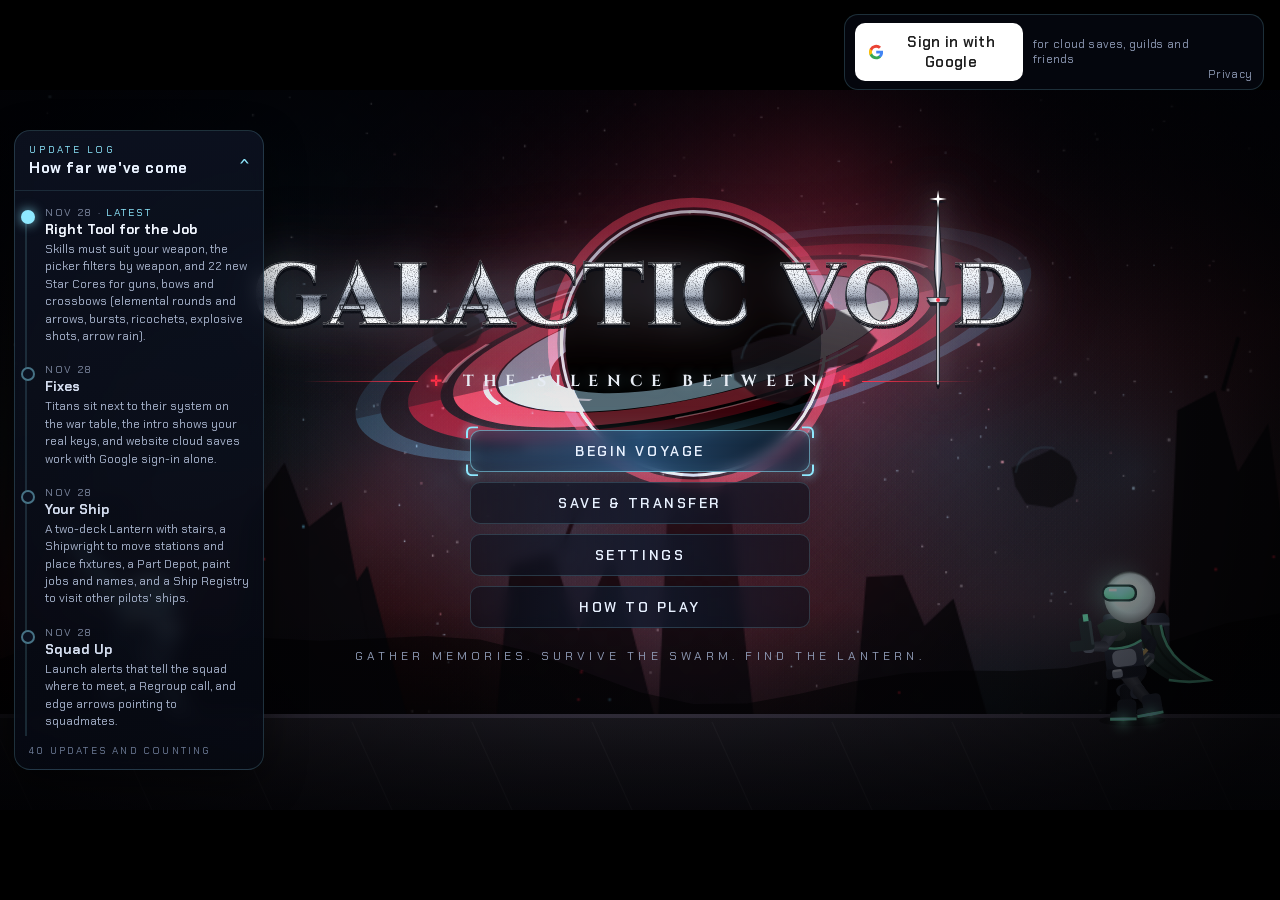
<file: index.html>
<!DOCTYPE html>
<html lang="en">
<head>
<script>window.GV_STANDALONE = true; window.GV_SUPABASE = { url: 'https://egiyumcuuwukhahochiq.supabase.co', key: 'sb_publishable_CdVV4ppF-0NTGGh9WduFLA_oGPn1Tbm' };</script>
<script src="js/vendor/supabase.js"></script>
<meta charset="utf-8">
<meta name="viewport" content="width=device-width,initial-scale=1,maximum-scale=1,user-scalable=no,viewport-fit=cover">
<title>Galactic Void</title>
<link rel="artifact-thumbnail" href="thumb.jpg">
<link rel="preconnect" href="https://fonts.googleapis.com">
<link rel="stylesheet" href="https://fonts.googleapis.com/css2?family=Chakra+Petch:wght@400;500;600;700&family=Cinzel:wght@700;900&display=swap">
<link rel="stylesheet" href="css/style.css">
</head>
<body>
<div id="boot"><b>GALACTIC VOID</b><div class="bar"><i></i></div><span>Charging the drop tube…</span></div>
<div id="stage"><canvas id="game" aria-label="Galactic Void game"></canvas></div>
<div id="ui"></div>

<div id="touch" aria-hidden="true">
  <div id="pad"><div class="knob"></div><span class="arr l">◀</span><span class="arr r">▶</span><span class="arr d">▼</span></div>
  <div id="btns">
    <button class="tb jump" data-act="jump">JUMP</button>
    <button class="tb dash" data-act="dash">DASH</button>
    <button class="tb sk atk" data-act="attack">ATK</button>
    <button class="tb sk s1" data-act="skill1">K</button>
    <button class="tb sk s2" data-act="skill2">L</button>
    <button class="tb sk s3" data-act="skill3">I</button>
    <button class="tb act" data-act="interact">E</button>
    <button class="tb ping" data-act="ping" title="Tap: ping · hold: quick chat">◆</button>
  </div>
  <div id="flasks">
    <button class="tb fl life" data-act="flask1">❤</button>
    <button class="tb fl chg" data-act="flask2">⚡</button>
  </div>
</div>
<button id="pauseBtn" aria-label="Pause">II</button>
<div id="rotate">Turn your device sideways for the best view.</div>

<!-- Modules, in dependency order. Each file owns one part of the game. -->
<script src="js/game.0dcabd4fec.js"></script>
<script src="js/vendor/peerjs.min.js"></script>
      </body>
</html>
</file>
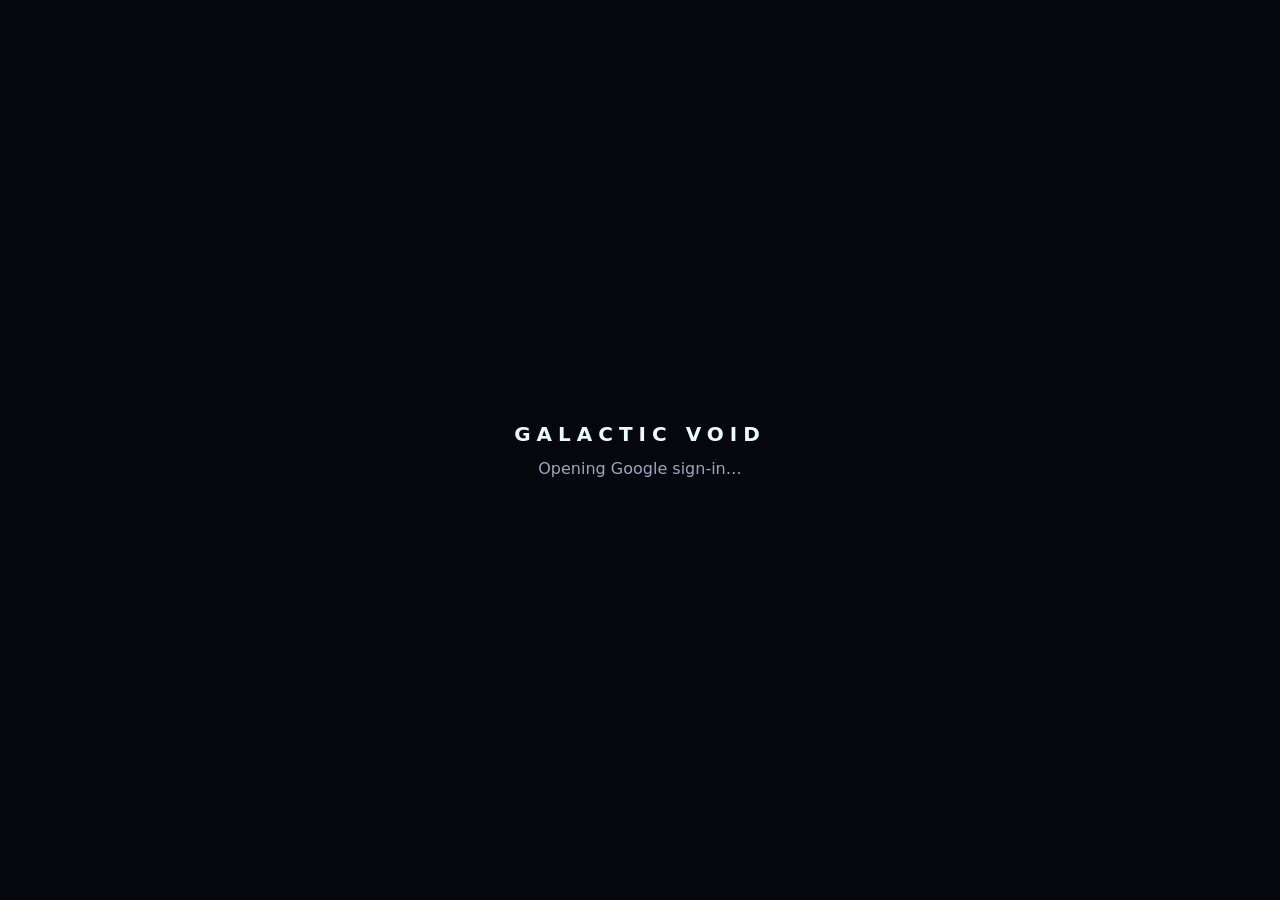
<file: auth.html>
<!DOCTYPE html>
<html lang="en"><head><meta charset="utf-8"><meta name="viewport" content="width=device-width,initial-scale=1"><title>Galactic Void · Sign in</title>
<style>body{margin:0;min-height:100vh;display:grid;place-items:center;background:#05070d;color:#e8fbff;font:16px/1.5 system-ui,sans-serif;text-align:center}b{display:block;font-size:20px;letter-spacing:.3em;margin-bottom:8px}p{color:#9aa7c0;margin:0 24px}</style>
<script>window.GV_STANDALONE = true; window.GV_SUPABASE = { url: 'https://egiyumcuuwukhahochiq.supabase.co', key: 'sb_publishable_CdVV4ppF-0NTGGh9WduFLA_oGPn1Tbm' };</script>
<script src="js/vendor/supabase.js"></script>
</head><body><div><b>GALACTIC VOID</b><p id="m">Opening Google sign-in…</p></div>
<script>
{
  const m = document.getElementById('m');
  const cfg = window.GV_SUPABASE;
  if (!cfg || !window.supabase) { m.textContent = 'Sign-in is not set up for this copy of the game.'; }
  else {
    const sb = window.supabase.createClient(cfg.url, cfg.key, { auth: { persistSession: true, detectSessionInUrl: true, flowType: 'pkce' } });
    const send = (s) => {
      if (window.opener) { window.opener.postMessage({ gvAuth: { access_token: s.access_token, refresh_token: s.refresh_token } }, location.origin); m.textContent = 'Signed in. You can close this window.'; setTimeout(() => window.close(), 600); }
      else { m.textContent = 'Signed in. Return to the game tab and reload it.'; }
    };
    (async () => {
      const q = new URLSearchParams(location.search);
      if (q.get('start')) {
        const { error } = await sb.auth.signInWithOAuth({ provider: 'google', options: { redirectTo: location.origin + location.pathname } });
        if (error) m.textContent = 'Could not start sign-in: ' + error.message;
        return;
      }
      if (q.get('error')) { m.textContent = 'Sign-in was cancelled or failed: ' + (q.get('error_description') || q.get('error')); return; }
      const { data } = await sb.auth.getSession();
      if (data.session) send(data.session);
      else sb.auth.onAuthStateChange((ev, s) => { if (s) send(s); });
    })();
  }
}
</script></body></html>
</file>
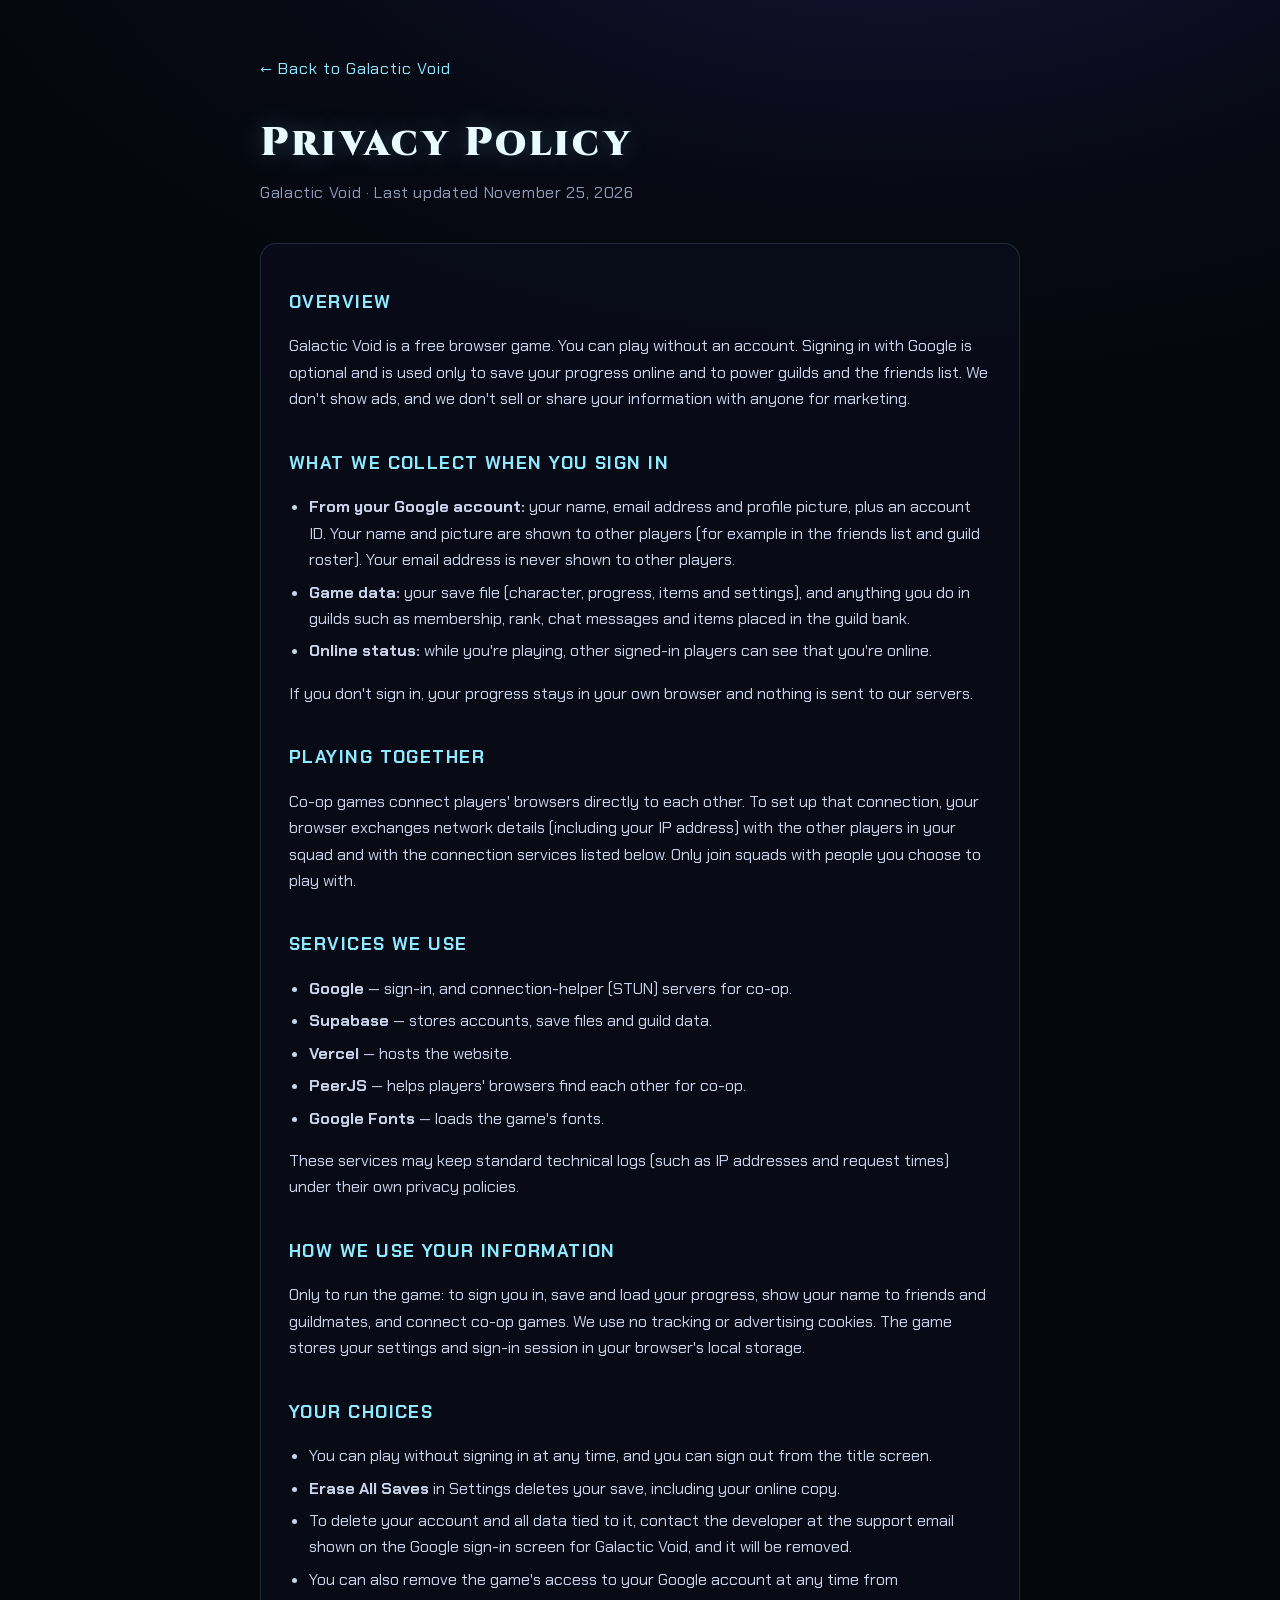
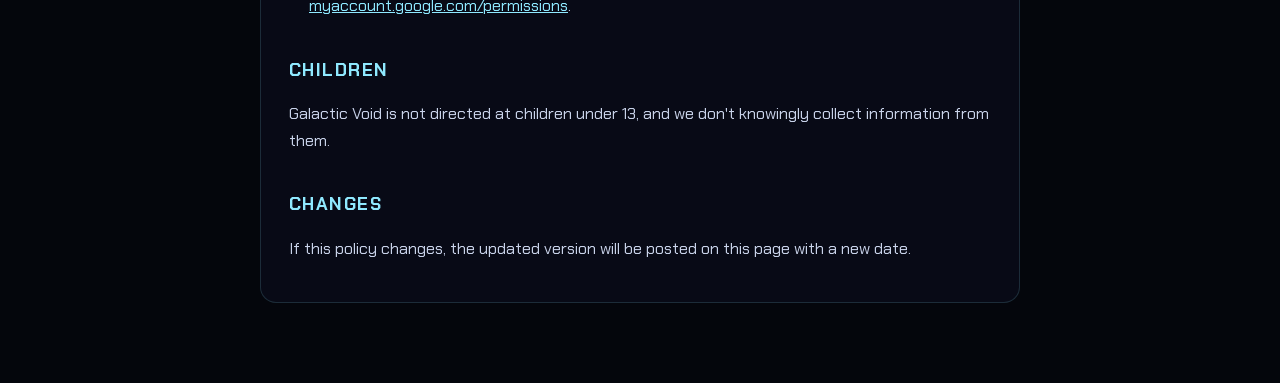
<file: privacy.html>
<!DOCTYPE html>
<html lang="en">
<head>
<meta charset="utf-8">
<meta name="viewport" content="width=device-width, initial-scale=1">
<title>Privacy Policy · Galactic Void</title>
<link rel="stylesheet" href="https://fonts.googleapis.com/css2?family=Chakra+Petch:wght@400;600;700&family=Cinzel:wght@700;900&display=swap">
<style>
  :root { color-scheme: dark; }
  body { margin: 0; background: radial-gradient(1200px 700px at 70% -10%, #1a1440 0%, #070a14 55%, #04060c 100%); color: #c9d3ea; font: 16px/1.65 'Chakra Petch', system-ui, sans-serif; min-height: 100vh; }
  main { max-width: 760px; margin: 0 auto; padding: 56px 24px 80px; }
  h1 { font-family: Cinzel, serif; font-weight: 900; letter-spacing: .08em; color: #e8fbff; font-size: clamp(28px, 5vw, 40px); margin: 0 0 4px; text-shadow: 0 0 24px rgba(143,233,255,.25); }
  .sub { color: #8f9bb6; margin: 0 0 36px; letter-spacing: .04em; }
  h2 { color: #8fe9ff; font-size: 18px; letter-spacing: .08em; text-transform: uppercase; margin: 36px 0 8px; }
  a { color: #8fe9ff; }
  ul { padding-left: 20px; } li { margin: 6px 0; }
  .card { background: rgba(10,14,28,.7); border: 1px solid rgba(143,233,255,.15); border-radius: 16px; padding: 8px 28px 24px; }
  .back { display: inline-block; margin-bottom: 28px; text-decoration: none; letter-spacing: .06em; }
</style>
</head>
<body>
<main>
  <a class="back" href="./">← Back to Galactic Void</a>
  <h1>Privacy Policy</h1>
  <p class="sub">Galactic Void · Last updated November 25, 2026</p>
  <div class="card">
    <h2>Overview</h2>
    <p>Galactic Void is a free browser game. You can play without an account. Signing in with Google is optional and is used only to save your progress online and to power guilds and the friends list. We don't show ads, and we don't sell or share your information with anyone for marketing.</p>

    <h2>What we collect when you sign in</h2>
    <ul>
      <li><b>From your Google account:</b> your name, email address and profile picture, plus an account ID. Your name and picture are shown to other players (for example in the friends list and guild roster). Your email address is never shown to other players.</li>
      <li><b>Game data:</b> your save file (character, progress, items and settings), and anything you do in guilds such as membership, rank, chat messages and items placed in the guild bank.</li>
      <li><b>Online status:</b> while you're playing, other signed-in players can see that you're online.</li>
    </ul>
    <p>If you don't sign in, your progress stays in your own browser and nothing is sent to our servers.</p>

    <h2>Playing together</h2>
    <p>Co-op games connect players' browsers directly to each other. To set up that connection, your browser exchanges network details (including your IP address) with the other players in your squad and with the connection services listed below. Only join squads with people you choose to play with.</p>

    <h2>Services we use</h2>
    <ul>
      <li><b>Google</b> — sign-in, and connection-helper (STUN) servers for co-op.</li>
      <li><b>Supabase</b> — stores accounts, save files and guild data.</li>
      <li><b>Vercel</b> — hosts the website.</li>
      <li><b>PeerJS</b> — helps players' browsers find each other for co-op.</li>
      <li><b>Google Fonts</b> — loads the game's fonts.</li>
    </ul>
    <p>These services may keep standard technical logs (such as IP addresses and request times) under their own privacy policies.</p>

    <h2>How we use your information</h2>
    <p>Only to run the game: to sign you in, save and load your progress, show your name to friends and guildmates, and connect co-op games. We use no tracking or advertising cookies. The game stores your settings and sign-in session in your browser's local storage.</p>

    <h2>Your choices</h2>
    <ul>
      <li>You can play without signing in at any time, and you can sign out from the title screen.</li>
      <li><b>Erase All Saves</b> in Settings deletes your save, including your online copy.</li>
      <li>To delete your account and all data tied to it, contact the developer at the support email shown on the Google sign-in screen for Galactic Void, and it will be removed.</li>
      <li>You can also remove the game's access to your Google account at any time from <a href="https://myaccount.google.com/permissions" rel="noopener">myaccount.google.com/permissions</a>.</li>
    </ul>

    <h2>Children</h2>
    <p>Galactic Void is not directed at children under 13, and we don't knowingly collect information from them.</p>

    <h2>Changes</h2>
    <p>If this policy changes, the updated version will be posted on this page with a new date.</p>
  </div>
</main>
</body>
</html>
</file>
<file: css/style.css>
:root { --ice: #8fe9ff; --crimson: #ff3048; --ink: #04050a; --panel: rgba(6, 8, 16, 0.86); --line: rgba(143, 233, 255, 0.22); }
* { box-sizing: border-box; -webkit-tap-highlight-color: transparent; }
html, body { margin: 0; height: 100%; background: #000; overflow: hidden; color: #e8f1ff;
  font-family: "Chakra Petch", "Segoe UI", sans-serif; user-select: none; -webkit-user-select: none; touch-action: none; overscroll-behavior: none; }
body { padding: env(safe-area-inset-top) env(safe-area-inset-right) env(safe-area-inset-bottom) env(safe-area-inset-left); }
#stage { position: fixed; inset: 0; display: flex; align-items: center; justify-content: center; }
canvas { display: block; image-rendering: auto; }

/* ---------- menus ---------- */
#ui { position: fixed; inset: 0; display: none; align-items: center; justify-content: center; z-index: 10; padding: 16px;
  padding: max(16px, env(safe-area-inset-top)) max(16px, env(safe-area-inset-right)) max(16px, env(safe-area-inset-bottom)) max(16px, env(safe-area-inset-left)); }
#ui.show { display: flex; }
.screen { width: 100%; max-height: 100%; overflow-y: auto; animation: rise .35s ease-out; }
@keyframes rise { from { opacity: 0; transform: translateY(12px); } to { opacity: 1; transform: none; } }
.panel { background: var(--panel); border: 1px solid var(--line); border-radius: 14px; padding: 22px 26px; margin: auto;
  box-shadow: 0 0 60px rgba(255, 48, 72, 0.12), inset 0 0 40px rgba(143, 233, 255, 0.04); backdrop-filter: blur(4px); }
.panel.narrow { max-width: 460px; }
.panel.wide { max-width: 980px; }
.panel.shop { max-width: 720px; }
h2 { margin: 0 0 14px; font-size: 26px; letter-spacing: 3px; text-transform: uppercase; font-weight: 700; }
p { color: #b9c6dc; line-height: 1.5; font-size: 15px; margin: 10px 0; }
p b { color: #fff; }
.menu { display: flex; flex-direction: column; gap: 10px; margin-top: 16px; }
.menu.row { flex-direction: row; flex-wrap: wrap; justify-content: center; }
button { font-family: inherit; font-size: 15px; font-weight: 600; letter-spacing: 1px; color: #e8f1ff; background: rgba(20, 26, 44, 0.9);
  border: 1px solid var(--line); border-radius: 10px; padding: 11px 18px; cursor: pointer; transition: background .15s, border-color .15s, transform .1s; }
button:hover:not([disabled]), button:focus-visible { background: rgba(40, 60, 92, 0.95); border-color: var(--ice); outline: none; }
button:active:not([disabled]) { transform: scale(.97); }
button.primary { background: linear-gradient(180deg, #1d3a52, #12243a); border-color: rgba(143, 233, 255, 0.55); box-shadow: 0 0 18px rgba(143, 233, 255, 0.15); }
button.ghost { background: transparent; color: #8b98b3; }
button.danger { border-color: var(--crimson); color: #ff8a98; }
button[disabled] { opacity: .4; cursor: default; }

/* title */
.title { display: flex; flex-direction: column; align-items: center; justify-content: safe center; min-height: 100%; text-align: center; }
.logo { margin-bottom: 18px; text-shadow: 0 0 30px rgba(255, 48, 72, 0.5); }
.logo .l1 { font-size: clamp(22px, 5vw, 40px); letter-spacing: clamp(8px, 2vw, 18px); color: var(--ice); font-weight: 600; text-shadow: 0 0 20px rgba(143, 233, 255, 0.6); }
.logo .l2 { font-size: clamp(56px, 13vw, 118px); font-weight: 700; letter-spacing: clamp(10px, 3vw, 28px); line-height: .9; color: #fff;
  text-shadow: 0 0 24px rgba(255, 48, 72, 0.8), 0 0 80px rgba(255, 48, 72, 0.5); }
.logo .tag { margin-top: 8px; font-size: 13px; letter-spacing: 6px; text-transform: uppercase; color: #ff8a98; }
.title .menu { width: min(300px, 80vw); }
.title .foot { margin-top: 20px; font-size: 12px; letter-spacing: 2px; color: #7f8aa3; text-transform: uppercase; }

/* how / stats lists */
.how { display: grid; gap: 6px; margin: 6px 0 10px; }
.how div { display: flex; justify-content: space-between; gap: 16px; padding: 7px 10px; background: rgba(255, 255, 255, 0.03); border-radius: 8px; font-size: 14px; }
.how b { font-weight: 600; } .how span { color: var(--ice); text-align: right; }
.sub { color: var(--ice); letter-spacing: 2px; text-transform: uppercase; font-size: 12px; margin: -6px 0 12px; }
.mi { color: #ff6a7a; text-shadow: 0 0 8px rgba(255, 48, 72, 0.8); }
.dead h2 { color: #ff6a7a; }

/* star map */
.topbar { display: flex; justify-content: space-between; align-items: baseline; gap: 12px; flex-wrap: wrap; }
.stats { font-size: 14px; color: #c8d4ea; }
.nodes { display: flex; gap: 10px; overflow-x: auto; padding: 8px 2px 14px; scrollbar-width: thin; }
.node { flex: 0 0 auto; display: flex; flex-direction: column; align-items: center; gap: 4px; min-width: 138px; padding: 12px 10px; }
.node .orb { width: 30px; height: 30px; border-radius: 50%; background: radial-gradient(circle at 50% 50%, #000 42%, hsl(var(--h2), 95%, 60%) 48%, hsl(var(--h), 90%, 70%) 56%, transparent 72%);
  box-shadow: 0 0 18px hsla(var(--h2), 95%, 55%, 0.6); }
.node .nm { font-size: 14px; } .node .sub { font-size: 10px; margin: 0; color: #8b98b3; }
.node.sel { border-color: var(--ice); background: rgba(30, 52, 80, 0.95); }
.node.locked .orb { background: radial-gradient(circle, #222 40%, #444 55%, transparent 72%); box-shadow: none; }
.sysname { font-size: 18px; font-weight: 700; letter-spacing: 2px; margin: 4px 0 10px; }
.sysname span { font-size: 12px; font-weight: 500; color: #8b98b3; letter-spacing: 1px; margin-left: 8px; }
.cards { display: grid; grid-template-columns: repeat(3, 1fr); gap: 12px; }
.card { position: relative; background: rgba(255, 255, 255, 0.035); border: 1px solid var(--line); border-radius: 12px; padding: 14px; display: flex; flex-direction: column; gap: 10px; }
.card.locked { opacity: .5; }
.ct { display: flex; gap: 10px; align-items: center; }
.num { width: 30px; height: 30px; border-radius: 8px; display: grid; place-items: center; background: rgba(255, 48, 72, 0.15); color: #ff8a98; font-weight: 700; }
.cn { font-weight: 700; font-size: 16px; } .cb { font-size: 12px; color: #8b98b3; }
.cv { font-size: 12px; color: #8b98b3; display: flex; align-items: center; gap: 6px; }
.vk { font-size: 15px; font-weight: 700; opacity: .3; } .vk.got { opacity: 1; text-shadow: 0 0 8px currentColor; }
.tick { position: absolute; top: 12px; right: 12px; font-size: 10px; letter-spacing: 2px; color: #7dffb0; }

/* shop */
.tabs { display: flex; gap: 8px; margin-bottom: 10px; }
.tab.sel { border-color: var(--ice); background: rgba(30, 52, 80, 0.95); }
.rows { display: flex; flex-direction: column; gap: 8px; max-height: 52vh; overflow-y: auto; }
.rows .row { display: flex; align-items: center; justify-content: space-between; gap: 14px; padding: 12px; background: rgba(255, 255, 255, 0.035); border-radius: 10px; }
.ri { display: flex; flex-direction: column; gap: 3px; } .ri span { font-size: 13px; color: #b9c6dc; } .ri em { font-size: 11px; color: #7f8aa3; font-style: normal; }
.slot { font-style: normal; color: var(--ice); font-size: 12px; margin-left: 6px; }
.bs { display: flex; gap: 6px; }

/* cutscene */
.cine { display: flex; align-items: flex-end; justify-content: center; min-height: 100%; }
.cinebox { max-width: 640px; background: rgba(0, 0, 0, 0.7); border: 1px solid var(--line); border-radius: 12px; padding: 18px 22px; margin-bottom: 4vh; }
.cinebox p { font-size: 17px; color: #eef4ff; }

/* ---------- trial card ---------- */
.trialcard { display: flex; align-items: center; justify-content: space-between; gap: 14px; padding: 12px 14px; margin-bottom: 12px; border-radius: 12px;
  background: linear-gradient(90deg, rgba(255, 48, 72, 0.12), rgba(143, 233, 255, 0.06)); border: 1px solid rgba(255, 48, 72, 0.35); }
.trialcard > div { display: flex; flex-direction: column; gap: 2px; } .trialcard b { color: #ff8a98; letter-spacing: 2px; text-transform: uppercase; font-size: 14px; }
.trialcard span { font-size: 13px; color: #b9c6dc; } .trialcard.locked { opacity: .55; }

/* ---------- gear ---------- */
.panel.gear { max-width: 1040px; }
.gslots { display: grid; grid-template-columns: repeat(4, 1fr); gap: 8px; margin-bottom: 12px; }
.item { display: flex; flex-direction: column; gap: 4px; text-align: left; padding: 10px 12px; border-color: color-mix(in srgb, var(--rc, #fff) 35%, transparent); letter-spacing: 0; width: 100%; }
.item.sel { border-color: var(--rc); background: rgba(30, 40, 66, 0.95); }
.item.empty { border: 1px dashed var(--line); border-radius: 10px; color: #7f8aa3; }
.item .ih { display: flex; flex-direction: column; } .item .ih b { color: var(--rc, #fff); font-size: 14px; } .item .ih small { color: #8b98b3; font-size: 11px; font-weight: 500; }
.item ul, .cmp ul, .totals { margin: 2px 0 0; padding-left: 16px; font-size: 12px; color: #c8d4ea; font-weight: 500; line-height: 1.45; }
.item em { font-size: 11px; color: #ff9a4a; font-weight: 500; }
.ilist { display: flex; flex-direction: column; gap: 6px; margin-top: 8px; }
.cmp li.up { color: #7dffb0; list-style: none; margin-left: -14px; } .cmp li.down { color: #ff8a98; list-style: none; margin-left: -14px; }
.craft { display: flex; flex-direction: column; gap: 6px; margin-top: 10px; }
.cur { display: flex; flex-direction: column; align-items: flex-start; text-align: left; padding: 8px 12px; letter-spacing: 0; border-color: color-mix(in srgb, var(--rc) 45%, transparent); }
.cur b { color: var(--rc); font-size: 13px; } .cur span { font-size: 12px; color: #9aa7c0; font-weight: 500; }
@media (max-width: 760px) { .gslots { grid-template-columns: repeat(2, 1fr); } }

/* ---------- ascendancy ---------- */
.ascrow { display: grid; grid-template-columns: 1fr 1fr; gap: 12px; }
.asccard { display: flex; flex-direction: column; align-items: flex-start; gap: 6px; text-align: left; padding: 16px; border-color: color-mix(in srgb, var(--c) 40%, transparent); letter-spacing: 0; }
.asccard.armed { border-color: var(--c); box-shadow: 0 0 30px color-mix(in srgb, var(--c) 35%, transparent); }
.asccard.armed::after { content: 'Tap again to ascend'; color: var(--c); font-size: 12px; letter-spacing: 1px; }
.asccard .an { font-size: 22px; letter-spacing: 3px; text-transform: uppercase; color: var(--c); } .asccard .at { font-size: 13px; color: #c8d4ea; }
.asccard ul, .ascnode ul { margin: 4px 0 0; padding-left: 16px; font-size: 12px; color: #b9c6dc; font-weight: 500; line-height: 1.5; } .asccard b { color: #fff; }
.ascnodes { display: grid; grid-template-columns: 1fr 1fr; gap: 10px; }
.ascnode { display: flex; flex-direction: column; align-items: flex-start; gap: 4px; text-align: left; padding: 14px; letter-spacing: 0; }
.ascnode .nn { font-size: 16px; color: #fff; } .ascnode .nc { font-size: 11px; color: #8b98b3; letter-spacing: 1px; text-transform: uppercase; }
.ascnode.on { border-color: var(--c); background: color-mix(in srgb, var(--c) 14%, #0b0e18); opacity: 1; } .ascnode.on .nc { color: var(--c); }
.ascnode.can { border-color: color-mix(in srgb, var(--c) 60%, transparent); } .ascnode.can .nc { color: var(--c); }
.asc h2 { color: var(--c, #fff); }
/* ---------- codex ---------- */
.panel.codex { max-width: 720px; }
.logs { display: flex; flex-direction: column; gap: 8px; max-height: 56vh; overflow-y: auto; margin-top: 8px; }
.log { display: flex; flex-direction: column; align-items: flex-start; gap: 4px; text-align: left; padding: 12px 14px; background: rgba(255, 255, 255, 0.035); border: 1px solid var(--line); border-radius: 10px; letter-spacing: 0; }
.log b { font-size: 14px; color: #e8f1ff; } .log span { font-size: 12px; color: #8b98b3; font-weight: 500; } .log p { margin: 2px 0; font-size: 14px; color: #c8d4ea; font-weight: 500; line-height: 1.55; }
.log.locked { opacity: .55; } .log.open { border-color: rgba(255, 211, 107, 0.5); }
i.new { font-style: normal; font-size: 10px; color: #ffd36b; letter-spacing: 1px; margin-left: 6px; }
@media (max-width: 760px) { .ascrow, .ascnodes { grid-template-columns: 1fr; } }

/* ---------- lantern & trial setup ---------- */
#shipCv { width: 100%; height: auto; display: block; margin: 0 auto 4px; }
.curse { display: grid; grid-template-columns: auto auto 1fr auto; align-items: center; gap: 8px; padding: 8px 10px; background: rgba(255, 255, 255, 0.03); border-radius: 8px; margin-top: 6px; }
.curse b { color: #ff8a98; } .curse span { color: #9aa7c0; font-size: 12px; } .curse i { font-style: normal; color: #ffd36b; font-size: 12px; }

/* ---------- settings ---------- */
.segs { display: flex; gap: 6px; } .seg { flex: 1; padding: 9px 8px; font-size: 13px; } .seg.sel { border-color: var(--ice); background: rgba(30, 52, 80, 0.95); }
.range { width: 100%; accent-color: #8fe9ff; }
.settings .gsub { margin-top: 14px; }

/* ---------- save & transfer ---------- */
.panel.saves { max-width: 620px; }
.saves h3 { margin: 0 0 4px; font-size: 14px; letter-spacing: 2px; text-transform: uppercase; color: var(--ice); }
.saves .sec { margin-top: 14px; padding-top: 12px; border-top: 1px solid var(--line); }
.saves p { font-size: 14px; margin: 4px 0 8px; }
.slot { display: flex; align-items: center; justify-content: space-between; gap: 12px; padding: 10px 12px; background: rgba(255, 255, 255, 0.04); border-radius: 10px; font-size: 14px; margin: 6px 0; }
.slot small { color: #8b98b3; } .slot .sl { font-size: 10px; letter-spacing: 2px; text-transform: uppercase; color: #8b98b3; min-width: 74px; }
.slot > span:last-of-type { flex: 1; }
.slot button { padding: 7px 12px; font-size: 13px; }
.code { width: 100%; margin-top: 8px; font-family: ui-monospace, monospace; font-size: 11px; color: #cfe6ff; background: #05070e; border: 1px solid var(--line); border-radius: 8px; padding: 8px; resize: vertical; user-select: text; -webkit-user-select: text; }
.filebtn { position: relative; overflow: hidden; font-size: 15px; font-weight: 600; letter-spacing: 1px; color: #e8f1ff; background: rgba(20, 26, 44, 0.9); border: 1px solid var(--line); border-radius: 10px; padding: 11px 18px; cursor: pointer; }
.filebtn input { position: absolute; inset: 0; opacity: 0; cursor: pointer; }
.tog { display: flex; align-items: center; gap: 8px; font-size: 13px; color: #b9c6dc; margin-top: 10px; }
.tog input { width: 18px; height: 18px; accent-color: #8fe9ff; }
p.ok { color: #7dffb0; } .warn { color: #ff8a98; } .muted { color: #7f8aa3; font-size: 13px; }
.syncnote { margin: 0 0 14px; max-width: 460px; display: flex; flex-direction: column; gap: 4px; padding: 14px 16px; background: rgba(6, 8, 16, 0.85); border: 1px solid rgba(143, 233, 255, 0.45); border-radius: 12px; font-size: 13px; color: #c8d4ea; }
.syncnote.wide { max-width: none; margin-bottom: 12px; }
.syncnote b { color: #8fe9ff; font-size: 15px; } .syncnote .menu { margin-top: 8px; justify-content: center; }

/* ---------- touch controls ---------- */
#touch { position: fixed; inset: 0; pointer-events: none; z-index: 5; display: none; --u: clamp(0.78px, calc(100vh / 400), 1.2px); }
body.touch.playing #touch { display: block; }
#pad { position: absolute; left: calc(14px + env(safe-area-inset-left)); bottom: calc(14px + env(safe-area-inset-bottom)); width: calc(var(--u) * 184); height: calc(var(--u) * 128); border-radius: calc(var(--u) * 64);
  background: rgba(10, 14, 26, 0.4); border: 1px solid rgba(143, 233, 255, 0.25); pointer-events: auto; touch-action: none; }
#pad .knob { position: absolute; left: 50%; top: 50%; width: calc(var(--u) * 58); height: calc(var(--u) * 58); transform: translate(0, 0); margin: calc(var(--u) * -29) 0 0 calc(var(--u) * -29); border-radius: 50%; background: rgba(143, 233, 255, 0.25); border: 1px solid rgba(143, 233, 255, 0.6); pointer-events: none; }
#pad .arr { position: absolute; color: rgba(255, 255, 255, 0.4); font-size: 14px; pointer-events: none; }
#pad .l { left: 14px; top: 50%; transform: translateY(-50%); } #pad .r { right: 14px; top: 50%; transform: translateY(-50%); } #pad .d { bottom: 6px; left: 50%; transform: translateX(-50%); font-size: 10px; }
#btns { position: absolute; right: calc(10px + env(safe-area-inset-right)); bottom: calc(10px + env(safe-area-inset-bottom)); width: calc(var(--u) * 350); height: calc(var(--u) * 216); pointer-events: none; }
.tb { position: absolute; pointer-events: auto; touch-action: none; border-radius: 50%; padding: 0; font-size: 11px; font-weight: 700; letter-spacing: 1px; overflow: hidden;
  background: rgba(10, 14, 26, 0.5); border: 1.5px solid rgba(143, 233, 255, 0.4); color: #e8f1ff; -webkit-user-select: none; user-select: none; }
.tb.on { background: rgba(143, 233, 255, 0.35); transform: scale(.94); }
.tb .ic { position: relative; z-index: 1; font-size: calc(var(--u) * 24); line-height: 1; }
.tb .ic.dim { opacity: .3; }
.tb.sk::after { content: ''; position: absolute; left: 0; right: 0; bottom: 0; height: calc(var(--cd, 0) * 100%); background: rgba(0, 0, 0, 0.6); pointer-events: none; }
.tb.sk.low { border-color: rgba(90, 140, 255, 0.5); background: rgba(30, 50, 110, 0.5); }
.tb.sk.hon { box-shadow: 0 0 16px rgba(255, 120, 60, 0.8); border-color: #ff7a4a; }
.tb.sk.empty { opacity: .35; }
/* Right thumb cluster. Measured centre to centre, every pair keeps at least ~30 units of clear space,
   and Dash sits well above Jump (not touching it) so a thumb reaching for Jump can't catch Dash. */
.tb.jump { width: calc(var(--u) * 92); height: calc(var(--u) * 92); right: 0; bottom: 0; border-color: rgba(143, 233, 255, 0.75); }
.tb.atk { width: calc(var(--u) * 80); height: calc(var(--u) * 80); right: calc(var(--u) * 120); bottom: calc(var(--u) * 6); border-color: rgba(255, 48, 72, 0.75); }
.tb.dash { width: calc(var(--u) * 58); height: calc(var(--u) * 58); right: calc(var(--u) * 16); bottom: calc(var(--u) * 150); border-color: rgba(143, 233, 255, 0.55); }
.tb.s1 { width: calc(var(--u) * 62); height: calc(var(--u) * 62); right: calc(var(--u) * 234); bottom: calc(var(--u) * 16); }
.tb.s2 { width: calc(var(--u) * 62); height: calc(var(--u) * 62); right: calc(var(--u) * 212); bottom: calc(var(--u) * 112); }
.tb.s3 { width: calc(var(--u) * 62); height: calc(var(--u) * 62); right: calc(var(--u) * 106); bottom: calc(var(--u) * 132); }
.tb.act { width: calc(var(--u) * 46); height: calc(var(--u) * 46); right: calc(var(--u) * 300); bottom: calc(var(--u) * 166); border-color: rgba(255, 180, 70, 0.6); }
#flasks { position: absolute; left: calc(14px + env(safe-area-inset-left)); bottom: calc(14px + env(safe-area-inset-bottom) + var(--u) * 140); display: flex; gap: 10px; pointer-events: none; }
.tb.fl { position: relative; width: calc(var(--u) * 46); height: calc(var(--u) * 46); font-size: calc(var(--u) * 18); }
.tb.fl.life { border-color: rgba(255, 79, 98, 0.7); } .tb.fl.chg { border-color: rgba(143, 233, 255, 0.7); }
#pauseBtn { position: fixed; top: calc(8px + env(safe-area-inset-top)); left: 50%; transform: translateX(-50%); z-index: 6; display: none; width: 44px; height: 36px; padding: 0;
  font-size: 13px; background: rgba(10, 14, 26, 0.5); }
body.playing #pauseBtn { display: block; }
#rotate { position: fixed; inset: auto 0 0 0; display: none; padding: 10px; text-align: center; font-size: 13px; background: rgba(255, 48, 72, 0.25); z-index: 20; pointer-events: none; }
body.touch.portrait #rotate { display: block; }
body.touch.portrait.playing #rotate { inset: 0; display: flex; align-items: center; justify-content: center; font-size: 18px; background: rgba(4, 5, 10, 0.92); }

/* ---------- class select ---------- */
.clsrow { display: grid; grid-template-columns: repeat(3, 1fr); gap: 12px; }
.cls { display: flex; flex-direction: column; align-items: center; gap: 6px; text-align: center; padding: 14px; border-color: color-mix(in srgb, var(--c) 40%, transparent); }
.cls:hover, .cls:focus-visible { border-color: var(--c); box-shadow: 0 0 24px color-mix(in srgb, var(--c) 30%, transparent); }
.clsArt { width: 200px; height: 200px; margin: -14px 0 -10px; }
.cls .cn { font-size: 18px; color: var(--c); letter-spacing: 2px; text-transform: uppercase; }
.cls .ctag { font-size: 12px; color: #c8d4ea; }
.cls .cdesc { font-size: 13px; font-weight: 500; color: #9aa7c0; line-height: 1.4; letter-spacing: 0; }
.cls .cskills { display: flex; flex-wrap: wrap; justify-content: center; gap: 4px 10px; font-size: 12px; }
.cls .cw { font-size: 11px; color: #7f8aa3; letter-spacing: 1px; text-transform: uppercase; }

/* ---------- gems screen ---------- */
.loadouts { display: flex; align-items: center; gap: 6px; margin-bottom: 8px; font-size: 12px; color: #8b98b3; letter-spacing: 1px; text-transform: uppercase; }
.loadouts .seg { flex: none; width: 44px; padding: 6px; } .loadouts small { text-transform: none; letter-spacing: 0; margin-left: 6px; }
.panel.gems { max-width: 1040px; position: relative; }
.gbar { display: grid; grid-template-columns: repeat(4, 1fr); gap: 8px; margin-bottom: 12px; }
.gslot { display: grid; grid-template-columns: auto 1fr; grid-template-areas: "key key" "gi gn" "xp xp" "so so"; gap: 4px 8px; text-align: left; padding: 10px; }
.gslot.sel { border-color: var(--ice); background: rgba(30, 52, 80, 0.95); }
.gslot .key { grid-area: key; font-size: 10px; color: #7f8aa3; letter-spacing: 2px; }
.gslot .gi { grid-area: gi; font-size: 24px; line-height: 1; }
.gslot .gn { grid-area: gn; font-size: 13px; line-height: 1.2; } .gslot .gn small { display: block; color: #8b98b3; font-size: 11px; }
.gslot .gn.empty { grid-column: 1 / -1; color: #7f8aa3; }
.gslot .xp { grid-area: xp; height: 3px; background: rgba(255, 255, 255, 0.08); border-radius: 2px; overflow: hidden; } .gslot .xp i { display: block; height: 100%; background: #8fe9ff; }
.gslot .socks { grid-area: so; display: flex; gap: 4px; }
.sock { width: 12px; height: 12px; border-radius: 50%; border: 1.5px solid #6f7d99; background: transparent; flex: none; display: inline-block; }
.sock.full { background: #c9d2e6; border-color: #fff; box-shadow: 0 0 6px rgba(220, 230, 255, 0.6); }
.sock.bad { background: #6b2a33; border-color: #ff6a7a; }
.gcols { display: grid; grid-template-columns: 1.4fr 1fr; gap: 14px; }
.gdetail, .ginv { background: rgba(255, 255, 255, 0.03); border-radius: 12px; padding: 14px; max-height: 50vh; overflow-y: auto; }
.gdh { display: flex; gap: 12px; align-items: center; }
.gi.big { font-size: 34px; }
.gtitle { font-size: 18px; font-weight: 700; } .gtitle small { font-size: 12px; color: #8b98b3; font-weight: 500; margin-left: 6px; }
.chips { display: flex; flex-wrap: wrap; gap: 4px; margin-top: 4px; }
.chip { font-size: 10px; padding: 2px 7px; border-radius: 10px; background: rgba(143, 233, 255, 0.1); color: #b9e6ff; letter-spacing: 1px; }
.gdesc { font-size: 14px; margin: 8px 0; }
.gstats { display: grid; gap: 3px; margin: 8px 0 12px; }
.gstats div { display: flex; justify-content: space-between; font-size: 13px; padding: 3px 8px; background: rgba(255, 255, 255, 0.025); border-radius: 6px; }
.gstats span { color: #9aa7c0; } .gstats b { font-weight: 600; }
.gsub { font-size: 11px; letter-spacing: 2px; text-transform: uppercase; color: #8b98b3; margin: 10px 0 6px; display: flex; justify-content: space-between; }
.sockrow { display: flex; align-items: center; gap: 10px; padding: 8px; border-radius: 8px; background: rgba(255, 255, 255, 0.03); margin-bottom: 6px; }
.sockrow .si { flex: 1; display: flex; flex-direction: column; font-size: 13px; } .sockrow .si span { color: #9aa7c0; font-size: 12px; }
.sockrow .bs button { padding: 6px 10px; font-size: 12px; }
.warn { color: #ff8a98; font-style: normal; }
.menu.row.left { justify-content: flex-start; }
.uncut { display: flex; flex-direction: column; gap: 6px; }
.ucg { display: flex; align-items: center; gap: 8px; text-align: left; }
.ucg .hex { width: 14px; height: 14px; clip-path: polygon(25% 0, 75% 0, 100% 50%, 75% 100%, 25% 100%, 0 50%); background: #c9d2e6; }
.ucg.skill .hex { background: #6fd3ff; }
.spare { display: flex; flex-wrap: wrap; gap: 6px; }
.pill { font-size: 12px; padding: 4px 9px; border-radius: 12px; background: rgba(255, 255, 255, 0.05); } .pill.sup { color: #c9d2e6; }
.note { font-size: 13px; color: #7f8aa3; }
.picker { position: absolute; inset: 0; background: rgba(2, 3, 8, 0.82); border-radius: 14px; display: flex; align-items: center; justify-content: center; padding: 12px; z-index: 3; }
.pk { width: min(800px, 100%); max-height: 100%; display: flex; flex-direction: column; background: #0a0d18; border: 1px solid var(--line); border-radius: 12px; }
.pkh { display: flex; justify-content: space-between; align-items: center; padding: 12px 14px; border-bottom: 1px solid var(--line); }
.pkl { overflow-y: auto; padding: 10px; display: flex; flex-direction: column; gap: 6px; max-height: 64vh; }
.pick { display: flex; flex-direction: column; align-items: flex-start; gap: 2px; text-align: left; letter-spacing: 0; }
.pick span { font-size: 12px; color: #b9c6dc; font-weight: 500; } .pick em { font-size: 11px; color: #7f8aa3; font-style: normal; } .pick small { color: #8b98b3; font-weight: 500; }
.pick.no { opacity: .45; }
b.pts { color: #ffd36b; margin-left: 4px; }

/* ---------- passive tree ---------- */
.treewrap { position: fixed; inset: 0; background: #04050b; }
#treeCv { position: absolute; inset: 0; width: 100%; height: 100%; touch-action: none; }
.tree-top { position: absolute; top: max(10px, env(safe-area-inset-top)); left: max(10px, env(safe-area-inset-left)); right: max(10px, env(safe-area-inset-right)); display: flex; gap: 8px; align-items: center; flex-wrap: wrap; pointer-events: none; }
.tree-top > * { pointer-events: auto; }
.tt-title { font-size: 20px; font-weight: 700; letter-spacing: 3px; text-transform: uppercase; margin-right: 6px; }
.tt-pts { font-size: 13px; color: #c8d4ea; background: rgba(10, 14, 26, 0.8); padding: 7px 12px; border-radius: 10px; } .tt-pts b { color: #ffd36b; font-size: 16px; }
#tvSearch { font-family: inherit; font-size: 14px; color: #e8f1ff; background: rgba(10, 14, 26, 0.85); border: 1px solid var(--line); border-radius: 10px; padding: 9px 12px; width: 180px; margin-left: auto; }
.tree-top button { padding: 9px 14px; }
.tree-tip { position: absolute; left: max(12px, env(safe-area-inset-left)); bottom: max(12px, env(safe-area-inset-bottom)); width: min(340px, calc(100vw - 24px)); background: rgba(6, 8, 16, 0.94); border: 1px solid hsla(var(--h, 200), 80%, 60%, 0.5);
  border-radius: 12px; padding: 12px 14px; display: none; box-shadow: 0 0 30px hsla(var(--h, 200), 80%, 50%, 0.2); }
.tree-tip.show { display: block; }
.tree-tip .tk { font-size: 10px; letter-spacing: 2px; text-transform: uppercase; color: hsl(var(--h, 200), 80%, 70%); }
.tree-tip .tn { font-size: 17px; font-weight: 700; margin: 2px 0 6px; }
.tree-tip.keystone .tn { color: #ffd36b; }
.tree-tip ul { margin: 0; padding-left: 18px; font-size: 13px; color: #b9c6dc; line-height: 1.5; }
.tree-tip .ta { margin-top: 10px; } .tree-tip .muted { font-size: 12px; color: #7f8aa3; }
.tree-hint { position: absolute; right: max(12px, env(safe-area-inset-right)); bottom: max(12px, env(safe-area-inset-bottom)); font-size: 11px; color: #5f6a83; letter-spacing: 1px; pointer-events: none; }

@media (max-width: 760px) {
  .cards, .clsrow, .gcols { grid-template-columns: 1fr; }
  .gbar { grid-template-columns: repeat(2, 1fr); }
  .tree-hint { display: none; }
  #tvSearch { width: 130px; }
  .panel { padding: 16px; }
  h2 { font-size: 20px; }
}
@media (max-height: 460px) {
  .title .logo { margin-bottom: 8px; } .title .logo .l2 { font-size: 52px; } .title .logo .tag { display: none; }
  .clsArt { width: 110px; height: 110px; margin: -6px 0 -4px; }
  .cls .cdesc { display: none; }
  .gdetail, .ginv { max-height: none; }
  .gcols { grid-template-columns: 1.3fr 1fr; }
  .tree-tip { width: min(300px, 46vw); }
  .tt-title { font-size: 15px; }
  .panel { padding: 12px 16px; }
  .rows { max-height: 46vh; }
  .menu { gap: 6px; margin-top: 10px; }
  button { padding: 8px 14px; }
  .how div { padding: 4px 8px; }
}

/* ---- batch 4: daily rift, achievements ---- */
.trialcard.daily { border-color: rgba(255, 211, 107, 0.45); background: linear-gradient(90deg, rgba(60, 45, 12, 0.55), rgba(12, 16, 28, 0.6)); }
.trialcard.daily b.ok { color: #9dffb8; }
.pts.dim { background: rgba(255, 255, 255, 0.14); color: #dfe8ff; }
.achs h2 .muted { font-size: 0.6em; margin-left: 8px; }
.achlist { display: grid; grid-template-columns: repeat(auto-fill, minmax(250px, 1fr)); gap: 8px; max-height: 58vh; overflow-y: auto; margin: 10px 0 14px; }
.ach { display: flex; gap: 10px; align-items: center; padding: 9px 11px; border-radius: 10px; background: rgba(14, 18, 30, 0.75); border: 1px solid rgba(255, 255, 255, 0.07); opacity: 0.72; }
.ach.got { opacity: 1; border-color: rgba(255, 211, 107, 0.5); background: rgba(40, 32, 12, 0.6); }
.ach .ai { font-size: 22px; width: 30px; text-align: center; color: #ffd36b; filter: grayscale(1); }
.ach.got .ai { filter: none; }
.ach > div { flex: 1; display: flex; flex-direction: column; gap: 2px; min-width: 0; }
.ach b { font-size: 14px; } .ach span { font-size: 12px; color: #a8b4cc; }
.ach .rw { font-size: 12px; color: #ffd36b; white-space: nowrap; }
.ach i.bar { display: block; height: 4px; border-radius: 2px; background: rgba(255, 255, 255, 0.1); margin-top: 4px; overflow: hidden; }
.ach i.bar > i { display: block; height: 100%; background: #ffd36b; }
.ach em { font-size: 10px; font-style: normal; color: #8894aa; }
#achToast .ai { font-size: 26px; color: #ffd36b; }
#achToast div { display: flex; flex-direction: column; } #achToast small { font-size: 10px; letter-spacing: 0.12em; text-transform: uppercase; color: #ffd36b; } #achToast b { font-size: 15px; } #achToast span { font-size: 12px; color: #d8c690; }
/* ---- radio station ---- */
.settings { max-height: 92vh; overflow-y: auto; }
.settings .txt { width: 100%; box-sizing: border-box; padding: 9px 11px; border-radius: 8px; border: 1px solid rgba(255, 255, 255, 0.15); background: rgba(8, 10, 18, 0.8); color: #eef4ff; font: inherit; margin: 4px 0 8px; }
.albums { display: flex; flex-direction: column; gap: 6px; margin: 6px 0; }
.album { display: flex; align-items: center; gap: 10px; padding: 7px 10px; border-radius: 8px; background: rgba(14, 18, 30, 0.75); border: 1px solid rgba(255, 255, 255, 0.07); }
.album.off { opacity: 0.55; }
.album .tog { flex: 1; margin: 0; } .album > span { font-size: 12px; color: #a8b4cc; white-space: nowrap; }
button.small { padding: 5px 10px; font-size: 12px; }
.settings .busy, .settings p.ok { color: #9dffb8; font-size: 13px; }
.settings .np b { color: #ffd36b; }
#nowPlaying { position: fixed; right: 14px; bottom: 14px; z-index: 49; display: flex; gap: 10px; align-items: center; max-width: 300px; padding: 9px 16px 9px 12px; border-radius: 12px; background: rgba(8, 12, 24, 0.92); border: 1px solid rgba(160, 220, 255, 0.45); color: #fff; opacity: 0; transform: translateY(10px) scale(0.96); transition: opacity 0.7s ease, transform 0.7s ease; pointer-events: none; box-shadow: 0 6px 30px rgba(0, 0, 0, 0.5); }
#nowPlaying.show { opacity: 1; transform: none; }
#nowPlaying .np-ic { font-size: 24px; color: #9fe8ff; }
#nowPlaying div { display: flex; flex-direction: column; min-width: 0; }
#nowPlaying small { font-size: 10px; letter-spacing: 0.12em; text-transform: uppercase; color: #9fe8ff; }
#nowPlaying b, #nowPlaying span { white-space: nowrap; overflow: hidden; text-overflow: ellipsis; }
#nowPlaying b { font-size: 14px; } #nowPlaying span { font-size: 12px; color: #a8b4cc; }
body.playing #nowPlaying { bottom: auto; top: 120px; }

/* Achievement toast: fades in with a small rise, then fades out completely. */
#achToast { position: fixed; top: 14px; left: 50%; transform: translate(-50%, -12px) scale(0.96); opacity: 0; visibility: hidden; z-index: 50; display: flex; gap: 12px; align-items: center; padding: 10px 18px 10px 14px; border-radius: 12px; background: rgba(20, 16, 6, 0.94); border: 1px solid rgba(255, 211, 107, 0.6); box-shadow: 0 6px 30px rgba(0, 0, 0, 0.5); color: #fff; transition: opacity 0.6s ease, transform 0.6s ease, visibility 0s linear 0.6s; pointer-events: none; font-family: inherit; }
#achToast.show { opacity: 1; visibility: visible; transform: translate(-50%, 0); transition: opacity 0.6s ease, transform 0.6s ease, visibility 0s; }
body.playing #achToast { top: auto; bottom: 92px; transform: translate(-50%, 12px) scale(0.96); }
body.playing #achToast.show { transform: translate(-50%, 0); }
/* ---- co-op ---- */
.coop .lootpick { display: flex; flex-direction: column; gap: 6px; text-align: left; width: 100%; padding: 14px 16px; margin: 8px 0; }
.coop .lootpick b { font-size: 16px; } .coop .lootpick span { font-size: 13px; color: #b8c4da; line-height: 1.4; } .coop .lootpick span b { font-size: inherit; color: #ffd36b; }
.p2card { display: flex; flex-direction: column; gap: 3px; padding: 10px 14px; border-radius: 10px; border: 1px solid var(--c); background: color-mix(in srgb, var(--c) 10%, rgba(10, 14, 24, 0.8)); margin: 6px 0 8px; }
.p2card span { font-size: 12px; color: #b8c4da; }
.padnote { font-size: 13px; margin: 10px 0; } .padnote.ok { color: #9dffb8; } .padnote.warn { color: #ffd36b; }
button.coopon { border-color: #ffb35c; }
/* ---- build sharing ---- */
.loadouts button.small { margin-left: 6px; }
.pkl.share p { font-size: 13px; color: #b8c4da; }
textarea.code { width: 100%; box-sizing: border-box; min-height: 74px; padding: 9px; border-radius: 8px; border: 1px solid rgba(255, 255, 255, 0.15); background: rgba(6, 8, 14, 0.9); color: #cfe6ff; font: 12px/1.4 ui-monospace, monospace; word-break: break-all; resize: vertical; }
.bprev { display: flex; flex-direction: column; gap: 6px; padding: 10px 12px; border-radius: 10px; background: rgba(14, 18, 30, 0.8); border: 1px solid rgba(255, 255, 255, 0.08); }
.bprev > span { font-size: 12px; color: #a8b4cc; }
.bcores { display: grid; grid-template-columns: repeat(auto-fill, minmax(150px, 1fr)); gap: 6px; }
.bcores > div { display: flex; flex-direction: column; font-size: 12px; } .bcores small { font-size: 11px; padding-left: 12px; }
.ok { color: #9dffb8; } .warn { color: #ffd36b; }
/* ---- quests ---- */
.quests .qlist { display: grid; grid-template-columns: repeat(auto-fill, minmax(280px, 1fr)); gap: 8px; margin: 6px 0 12px; }
.qcard { --c: #9fe8ff; display: flex; flex-direction: column; gap: 5px; padding: 11px 13px; border-radius: 10px; background: rgba(14, 18, 30, 0.8); border: 1px solid rgba(255, 255, 255, 0.08); border-left: 3px solid var(--c); }
.qcard.contract { border-left-color: #8fb4ff; }
.qcard.ready { border-color: rgba(157, 255, 184, 0.5); background: rgba(16, 36, 24, 0.7); }
.qcard.locked { opacity: 0.5; } .qcard.done { opacity: 0.75; }
.qcard b { font-size: 14px; } .qcard b small { font-weight: 500; color: #a8b4cc; margin-left: 6px; font-size: 11px; }
.qcard .say { margin: 0; font-size: 12px; font-style: italic; color: #cdd6ea; line-height: 1.4; }
.qcard .obj { font-size: 13px; color: #fff; } .qcard .rw { font-size: 11px; color: #ffd36b; }
.qcard i.bar { display: block; height: 5px; border-radius: 3px; background: rgba(255, 255, 255, 0.1); overflow: hidden; } .qcard i.bar > i { display: block; height: 100%; background: var(--c); }
.qcard em { font-size: 10px; font-style: normal; color: #8894aa; }
.qcard .menu { margin: 2px 0 0; }

/* ---- phones (landscape) ---- */
@media (max-height: 500px) {
  h2 { font-size: 19px; letter-spacing: 2px; margin-bottom: 8px; }
  .panel { padding: 10px 14px; border-radius: 12px; }
  #ui { padding: max(6px, env(safe-area-inset-top)) max(8px, env(safe-area-inset-right)) max(6px, env(safe-area-inset-bottom)) max(8px, env(safe-area-inset-left)); }
  /* the main buttons of a screen stay reachable while its content scrolls */
  .screen > .menu.row:last-child { position: sticky; bottom: -10px; z-index: 3; margin: 8px -14px -10px; padding: 10px 10px 10px; background: linear-gradient(180deg, rgba(10, 13, 24, 0), rgba(10, 13, 24, 0.97) 28%); }
  button { min-height: 36px; font-size: 14px; }
  /* star map: one swipeable row of destinations instead of three stacked rows */
  .map > .menu.row:last-child { flex-wrap: nowrap; overflow-x: auto; justify-content: flex-start; gap: 6px; -webkit-overflow-scrolling: touch; scrollbar-width: none; }
  .map > .menu.row:last-child::-webkit-scrollbar { display: none; }
  .map > .menu.row:last-child button { flex: 0 0 auto; padding: 6px 12px; font-size: 13px; letter-spacing: 0.5px; }
  button.small, .seg { min-height: 32px; }
  .topbar .stats { font-size: 12px; }
  .nodes .node { padding: 8px 10px; }
  .sysname { font-size: 15px; margin: 6px 0; }
  .trialcard { padding: 8px 12px; gap: 10px; }
  .trialcard span { font-size: 12px; line-height: 1.35; }
  .cards .card { padding: 10px; }
  .loadouts small { display: none; }
  .gbar .gslot, .gslot { padding: 8px; }
  .quests .qlist, .achlist { grid-template-columns: repeat(auto-fill, minmax(230px, 1fr)); gap: 6px; }
  .qcard { padding: 8px 10px; gap: 4px; } .qcard .say { font-size: 11px; }
  .achlist { max-height: none; }
  .ach { padding: 6px 9px; }
  .settings .muted, .coop p { font-size: 12px; }
  /* toasts: small, out of the way of headings and thumbs */
  #achToast { top: 6px; padding: 6px 12px 6px 10px; gap: 8px; }
  #achToast .ai { font-size: 16px; } #achToast b { font-size: 13px; } #achToast small { display: none; }
  #achToast div { flex-direction: row; gap: 8px; align-items: baseline; }
  body.playing #achToast { top: 52px; bottom: auto; transform: translate(-50%, -8px) scale(0.96); }
  body.playing #achToast.show { transform: translate(-50%, 0); }
  #nowPlaying { max-width: 220px; padding: 6px 12px 6px 9px; bottom: 8px; right: 8px; }
  #nowPlaying .np-ic { font-size: 18px; } #nowPlaying b { font-size: 12px; } #nowPlaying span { font-size: 11px; }
  body.playing #nowPlaying { top: 64px; bottom: auto; right: 8px; }
}
/* ---- titans ---- */
.trialcard.titan { --tc: #ff7a4a; border-color: color-mix(in srgb, var(--tc) 55%, transparent); background: linear-gradient(90deg, color-mix(in srgb, var(--tc) 18%, rgba(10, 8, 12, 0.8)), rgba(10, 12, 20, 0.7)); }
.trialcard.titan b { color: var(--tc); letter-spacing: 1px; }
.titanclear h2 { color: var(--tc); }
small.exo { font-size: 10px; letter-spacing: 1.5px; padding: 1px 6px; border-radius: 4px; background: linear-gradient(90deg, #ff8a5a, #ffd36b); color: #1a0f08; margin-left: 6px; vertical-align: middle; }
.row.locked { opacity: 0.55; }
/* ---- arsenal ---- */
.row.hands { background: rgba(125, 255, 207, 0.06); border-color: rgba(125, 255, 207, 0.25); }
.row.hands em, .row .ri em { font-style: normal; color: #8fa0bd; }
.wbtns { display: flex; gap: 6px; flex-wrap: wrap; justify-content: flex-end; }
small.exo.setw { color: #120c06; }
.item .rar { font-size: 9px; letter-spacing: 1px; text-transform: uppercase; opacity: 0.8; }
.setbox { margin: 8px 0; padding: 8px 10px; border-radius: 8px; border: 1px solid var(--sc); background: color-mix(in srgb, var(--sc) 8%, rgba(10, 12, 20, 0.8)); font-size: 12px; }
.setbox b { color: var(--sc); } .setbox .on { color: #e8f0ff; } .setbox .off { color: #6c7790; }
body.playing.aimMouse #game { cursor: none; }
.tb.sk.aiming { box-shadow: 0 0 0 3px rgba(143, 233, 255, 0.6), 0 0 18px rgba(143, 233, 255, 0.5); }
/* ---- frontier ---- */
.frontierBtn { border-color: rgba(255, 79, 138, 0.55); color: #ffb0cb; }
.frontier .fcards { display: grid; grid-template-columns: 1fr 1fr; gap: 12px; margin: 10px 0 14px; }
.fcard { display: flex; flex-direction: column; gap: 6px; padding: 14px; border-radius: 12px; border: 1px solid rgba(255, 79, 138, 0.35); background: linear-gradient(160deg, rgba(60, 14, 40, 0.55), rgba(12, 10, 24, 0.85)); }
.fcard.hunt { border-color: color-mix(in srgb, var(--tc) 50%, transparent); background: linear-gradient(160deg, color-mix(in srgb, var(--tc) 18%, rgba(10, 10, 20, 0.8)), rgba(10, 10, 22, 0.9)); }
.fcard b { font-size: 16px; letter-spacing: 1px; text-transform: uppercase; } .fcard span { font-size: 13px; color: #c7cfdf; line-height: 1.45; } .fcard i { font-style: normal; font-weight: 700; }
.fcard em { font-style: normal; font-size: 11px; color: #8fa0bd; } .fcard button { align-self: flex-start; margin-top: 4px; }
.fcard.locked { opacity: 0.55; }
.frontier .fcols { display: grid; grid-template-columns: 1fr 1fr; gap: 14px; }
.row.bounty .bar { height: 5px; border-radius: 3px; background: rgba(255, 255, 255, 0.08); margin: 6px 0 4px; overflow: hidden; }
.row.bounty .bar i { display: block; height: 100%; background: linear-gradient(90deg, #ffb347, #ffd36b); }
.row.bounty.done { border-color: rgba(255, 211, 107, 0.5); } .row.bounty.claimed { opacity: 0.5; }
@media (max-width: 760px), (max-height: 500px) { .frontier .fcards, .frontier .fcols { grid-template-columns: 1fr; } }
.frontier .rows { max-height: none; } .frontier .row .ri { flex: 1; min-width: 0; } .frontier .row.bounty .ri em { display: block; }
/* ---- lantern: crew, hangar, wardrobe, ng+, photo ---- */
.lannav { display: flex; flex-wrap: wrap; gap: 8px; margin: 4px 0 12px; }
.lannav button { flex: 1 1 140px; }
.lannav .ngready { border-color: rgba(255, 79, 138, 0.7); color: #ffb0cb; }
.crewgrid { display: grid; grid-template-columns: repeat(auto-fill, minmax(330px, 1fr)); gap: 12px; max-height: 60vh; overflow-y: auto; padding-right: 4px; }
.crewcard { display: flex; gap: 12px; padding: 12px; border-radius: 12px; border: 1px solid color-mix(in srgb, var(--cc) 40%, transparent); background: linear-gradient(150deg, color-mix(in srgb, var(--cc) 12%, rgba(12, 14, 24, 0.85)), rgba(10, 12, 20, 0.9)); }
.crewcard.locked { opacity: 0.5; filter: grayscale(0.6); }
.crewArt { width: 96px; height: 96px; flex: none; }
.cinfo { display: flex; flex-direction: column; gap: 4px; min-width: 0; }
.cinfo b { color: var(--cc); font-size: 15px; } .cinfo .role { font-size: 11px; letter-spacing: 1px; text-transform: uppercase; color: #9aa6c0; } .cinfo .role i { font-style: normal; color: #e8f0ff; }
.cinfo em { font-size: 12.5px; color: #d6deee; } .cinfo .cb { font-size: 12px; color: #9fe8c8; }
.cbtn { display: flex; gap: 6px; flex-wrap: wrap; margin-top: 4px; } .cbtn button { font-size: 12px; padding: 6px 10px; }
.wardrobe .wrow { display: flex; gap: 16px; align-items: flex-start; } #dyeCv { width: 200px; height: 200px; flex: none; }
.wcols { flex: 1; min-width: 0; max-height: 58vh; overflow-y: auto; }
.dyes { display: flex; flex-wrap: wrap; gap: 6px; margin-bottom: 10px; }
.dye { display: flex; align-items: center; gap: 6px; padding: 5px 8px; font-size: 11px; border-radius: 8px; }
.dye i { width: 16px; height: 16px; border-radius: 50%; border: 1px solid rgba(255, 255, 255, 0.35); display: inline-block; }
.dye em { font-style: normal; color: #8fa0bd; } .dye.sel { border-color: #8fe9ff; background: rgba(143, 233, 255, 0.12); } .dye.locked { opacity: 0.45; }
@media (max-width: 760px) { .wardrobe .wrow { flex-direction: column; align-items: center; } .crewgrid { grid-template-columns: 1fr; } }
body.photo #touch, body.photo #ui { display: none !important; }
#photoBar { position: fixed; right: max(12px, env(safe-area-inset-right)); top: max(12px, env(safe-area-inset-top)); max-width: 300px; z-index: 30; display: flex; flex-direction: column; align-items: center; gap: 6px; padding: 10px 14px; border-radius: 14px; background: rgba(8, 10, 18, 0.82); border: 1px solid rgba(143, 233, 255, 0.3); backdrop-filter: blur(6px); }
#photoBar b { font-size: 11px; letter-spacing: 3px; color: #8fe9ff; } .ph-hint { font-size: 11px; color: #8fa0bd; }
.ph-row { display: flex; gap: 6px; flex-wrap: wrap; justify-content: center; } .ph-row button { font-size: 12px; padding: 6px 10px; text-transform: capitalize; } .ph-row button.sel { border-color: #8fe9ff; background: rgba(143, 233, 255, 0.15); }
#photoShot { position: fixed; inset: 0; z-index: 40; display: flex; flex-direction: column; align-items: center; justify-content: center; gap: 10px; background: rgba(0, 0, 0, 0.85); padding: 20px; }
#photoShot img { max-width: 92vw; max-height: 74vh; border-radius: 8px; box-shadow: 0 10px 40px rgba(0, 0, 0, 0.6); } #photoShot span { font-size: 13px; color: #c7cfdf; }
/* ---- keybinds ---- */
.kbpre { display: flex; align-items: center; gap: 8px; flex-wrap: wrap; margin: 6px 0 10px; } .kbpre span { font-size: 11px; letter-spacing: 2px; text-transform: uppercase; color: #8fa0bd; }
.kbpre button.sel { border-color: #8fe9ff; background: rgba(143, 233, 255, 0.14); }
.kbgrid { max-height: 58vh; overflow-y: auto; padding-right: 6px; columns: 2 380px; column-gap: 24px; }
.kbgrid .gsub { break-after: avoid; }
.kbrow { display: grid; grid-template-columns: 1fr 86px 86px 86px; gap: 6px; align-items: center; padding: 3px 0; break-inside: avoid; }
.kbrow span { font-size: 13px; color: #d6deee; }
.kslot { padding: 6px 4px; font-size: 12px; min-width: 0; text-transform: none; letter-spacing: 0; }
.kslot.empty { opacity: 0.45; } .kslot.wait { border-color: #ffd36b; color: #ffd36b; animation: kbpulse 0.8s infinite alternate; }
@keyframes kbpulse { from { box-shadow: 0 0 0 0 rgba(255, 211, 107, 0); } to { box-shadow: 0 0 12px 2px rgba(255, 211, 107, 0.45); } }
/* ---- macros ---- */
.macrobox { margin-top: 12px; }
.mrow { display: grid; grid-template-columns: 140px 1fr 80px 70px; gap: 8px; align-items: center; padding: 8px 10px; margin-bottom: 6px; border-radius: 10px; background: rgba(255, 255, 255, 0.035); }
.mrow b { color: #ffd36b; font-size: 13px; } .mrow span { font-size: 12px; color: #c7cfdf; overflow: hidden; text-overflow: ellipsis; white-space: nowrap; } .mrow i { font-style: normal; font-size: 12px; color: #8fe9ff; text-align: center; }
.mrow button { padding: 5px 8px; font-size: 12px; }
.macroedit input.mname, .macroedit .msel, .macroedit .mnum { background: rgba(10, 14, 24, 0.9); color: #e8f0ff; border: 1px solid rgba(143, 233, 255, 0.3); border-radius: 8px; padding: 7px 9px; font: inherit; font-size: 13px; }
.macroedit input.mname { width: 100%; box-sizing: border-box; } .macroedit .mnum { width: 70px; }
.mkey { width: 100%; padding: 9px; margin-bottom: 4px; }
.mstep { display: flex; align-items: center; gap: 6px; margin-bottom: 6px; flex-wrap: wrap; } .mstep em { font-style: normal; color: #8fa0bd; width: 16px; font-size: 12px; }
.mstep .msel { flex: 1; min-width: 150px; } .mstep label { font-size: 12px; color: #9aa6c0; display: flex; align-items: center; gap: 4px; }
.mstep button { padding: 5px 9px; font-size: 12px; }
.macroedit .segs button.sel { border-color: #8fe9ff; background: rgba(143, 233, 255, 0.14); }
@media (max-width: 760px) { .mrow { grid-template-columns: 1fr 70px 60px; } .mrow span { display: none; } }
/* ---- playtest ---- */
#ptMeter { position: fixed; right: 10px; top: 96px; z-index: 12; width: 250px; padding: 8px 10px; border-radius: 10px; background: rgba(6, 8, 16, 0.78); border: 1px solid rgba(255, 211, 107, 0.35); font-size: 11px; color: #c7cfdf; pointer-events: none; font-variant-numeric: tabular-nums; }
#ptMeter b { color: #ffd36b; letter-spacing: 2px; } #ptMeter .big { margin: 4px 0; } #ptMeter .big i { font-style: normal; font-size: 18px; color: #fff; font-weight: 700; }
#ptMeter table { width: 100%; border-collapse: collapse; } #ptMeter th { text-align: left; color: #8fa0bd; font-weight: 500; } #ptMeter td, #ptMeter th { padding: 1px 3px; } #ptMeter td:not(:first-child), #ptMeter th:not(:first-child) { text-align: right; }
#ptMeter .tk { margin-top: 4px; color: #9aa6c0; }
body:not(.playing) #ptMeter { display: none; }
.ptlog .pttable { max-height: 28vh; overflow: auto; margin-bottom: 8px; }
.ptlog table { width: 100%; border-collapse: collapse; font-size: 12px; font-variant-numeric: tabular-nums; } .ptlog th { text-align: left; color: #8fa0bd; font-weight: 500; position: sticky; top: 0; background: rgba(12, 14, 24, 0.95); }
.ptlog td, .ptlog th { padding: 4px 6px; border-bottom: 1px solid rgba(255, 255, 255, 0.05); vertical-align: top; } .ptlog tr.death td:nth-child(3) { color: #ff6a7a; } .ptlog tr.clear td:nth-child(3) { color: #7dffcf; }
/* ---- tips ---- */
#tipCard { position: fixed; left: 50%; top: max(70px, calc(env(safe-area-inset-top) + 60px)); transform: translate(-50%, -12px); z-index: 45; display: flex; align-items: center; gap: 12px; max-width: min(560px, 92vw); padding: 12px 14px; border-radius: 14px;
  background: linear-gradient(150deg, rgba(20, 26, 44, 0.95), rgba(10, 12, 22, 0.95)); border: 1px solid rgba(143, 233, 255, 0.4); box-shadow: 0 12px 40px rgba(0, 0, 0, 0.5); opacity: 0; transition: opacity 0.25s, transform 0.25s; pointer-events: none; }
#tipCard.on { opacity: 1; transform: translate(-50%, 0); pointer-events: auto; }
#tipCard > i { font-style: normal; font-size: 24px; color: #8fe9ff; width: 34px; text-align: center; flex: none; }
#tipCard b { display: block; color: #e8f0ff; font-size: 14px; margin-bottom: 2px; } #tipCard span { font-size: 12.5px; color: #c7cfdf; line-height: 1.45; }
#tipCard button { flex: none; padding: 6px 10px; font-size: 12px; }
body.photo #tipCard { display: none; }
/* ---- acts ---- */
.actTag { display: flex; align-items: center; gap: 10px; margin: 2px 0 6px; cursor: pointer; }
.actTag img { width: 38px; height: 38px; border-radius: 6px; box-shadow: 0 0 0 1px color-mix(in srgb, var(--ac) 60%, transparent), 0 4px 14px rgba(0, 0, 0, 0.5); }
.actTag span { font-size: 11px; letter-spacing: 3px; color: var(--ac); text-transform: uppercase; font-weight: 700; }
#actCard { position: fixed; inset: 0; z-index: 50; display: flex; align-items: center; justify-content: center; gap: 28px; padding: 24px; background: radial-gradient(circle at 40% 50%, rgba(10, 6, 18, 0.55), rgba(0, 0, 0, 0.92)); opacity: 0; transition: opacity 0.8s; pointer-events: none; }
#actCard.on { opacity: 1; }
#actCard img { width: min(42vh, 40vw); height: auto; border-radius: 6px; box-shadow: 0 20px 60px rgba(0, 0, 0, 0.7); transform: scale(0.96); transition: transform 5s ease-out; }
#actCard.on img { transform: scale(1.02); }
#actCard div { display: flex; flex-direction: column; gap: 10px; max-width: 360px; }
#actCard em { font-style: normal; font-size: 13px; letter-spacing: 8px; color: #ff4f6a; }
#actCard b { font-size: clamp(22px, 4vw, 38px); letter-spacing: 4px; text-transform: uppercase; color: #f2f4fa; font-weight: 300; }
#actCard span { font-size: 14px; color: #b8c2d8; line-height: 1.55; }
@media (max-aspect-ratio: 1/1) { #actCard { flex-direction: column; text-align: center; } }
/* ---- online co-op ---- */
.netbox { margin: 12px 0; padding: 12px; border-radius: 12px; border: 1px solid rgba(143, 233, 255, 0.3); background: rgba(143, 233, 255, 0.04); }
.netbox .netcode { font-size: 13px; color: #9aa6c0; margin: 6px 0; } .netbox .netcode b { font-size: 26px; letter-spacing: 8px; color: #8fe9ff; margin-left: 8px; font-variant-numeric: tabular-nums; }
.netbox input#netCode { width: 92px; text-transform: uppercase; letter-spacing: 4px; text-align: center; background: rgba(10, 14, 24, 0.9); color: #e8f0ff; border: 1px solid rgba(143, 233, 255, 0.35); border-radius: 8px; padding: 8px; font: inherit; font-size: 15px; }
/* ---- friends ---- */
.friends .fcols2 { display: grid; grid-template-columns: 1.4fr 1fr; gap: 18px; text-align: left; max-height: 62vh; overflow-y: auto; }
@media (max-aspect-ratio: 1/1) { .friends .fcols2 { grid-template-columns: 1fr; } }
.frow { display: flex; align-items: center; gap: 10px; padding: 8px 10px; margin: 6px 0; border-radius: 10px; border: 1px solid rgba(255, 255, 255, 0.08); background: rgba(10, 14, 24, 0.6); opacity: 0.75; }
.frow.on { opacity: 1; border-color: rgba(125, 255, 176, 0.35); }
.frow img { width: 30px; height: 30px; border-radius: 50%; object-fit: cover; flex: none; }
.frow .fi { flex: 1; min-width: 0; display: flex; flex-direction: column; } .frow .fi b { color: #e8f0ff; overflow: hidden; text-overflow: ellipsis; white-space: nowrap; }
.frow .fi span { font-size: 11px; color: #9aa6c0; } .frow.on .fi span { color: #7dffb0; }
.frow .fb { display: flex; gap: 6px; flex-wrap: wrap; justify-content: flex-end; } .frow .fb button { padding: 5px 10px; font-size: 12px; min-width: 0; }
.frow .fb button.ghost { background: transparent; border-color: rgba(255, 106, 122, 0.4); color: #ff9aa6; }
.friends .fsearch { width: 100%; box-sizing: border-box; background: rgba(10, 14, 24, 0.9); color: #e8f0ff; border: 1px solid rgba(143, 233, 255, 0.35); border-radius: 8px; padding: 8px 10px; font: inherit; }
.friends .tog { display: flex; gap: 8px; align-items: center; margin: 6px 0; font-size: 13px; color: #c9d3ea; }
.friends .pts, .netbox .pts { color: #7dffb0; font-size: 11px; margin-left: 4px; }
#netNotes { position: fixed; top: 14px; left: 50%; transform: translateX(-50%); z-index: 60; display: flex; flex-direction: column; gap: 8px; pointer-events: none; }
.netnote { pointer-events: auto; display: flex; gap: 10px; align-items: center; min-width: 260px; max-width: 90vw; padding: 10px 14px; border-radius: 12px; background: rgba(8, 10, 18, 0.94); border: 1px solid rgba(143, 233, 255, 0.45); color: #e8f0ff; box-shadow: 0 8px 30px rgba(0, 0, 0, 0.5); animation: nnIn 0.25s ease-out; transition: opacity 0.3s, transform 0.3s; }
.netnote.out { opacity: 0; transform: translateY(-8px); }
.netnote img { width: 32px; height: 32px; border-radius: 50%; } .netnote img[src=""] { display: none; }
.netnote .nbtns { display: flex; gap: 6px; margin-top: 6px; } .netnote .nbtns button { padding: 5px 12px; font-size: 12px; min-width: 0; }
@keyframes nnIn { from { opacity: 0; transform: translateY(-10px); } }
#qcWheel { position: fixed; left: 50%; bottom: 120px; transform: translateX(-50%); z-index: 55; display: none; gap: 6px; flex-wrap: wrap; justify-content: center; max-width: 92vw; }
#qcWheel.on { display: flex; }
#qcWheel button { padding: 8px 12px; border-radius: 10px; background: rgba(8, 10, 18, 0.92); color: #e8f0ff; border: 1px solid rgba(143, 233, 255, 0.45); font: inherit; font-size: 13px; }
#qcWheel button i { font-style: normal; color: #8fe9ff; margin-right: 6px; font-size: 11px; }
.tb.ping { display: none; } body.online .tb.ping { display: block; width: calc(var(--u) * 40); height: calc(var(--u) * 40); right: calc(var(--u) * 296); bottom: calc(var(--u) * 100); border-color: rgba(143, 233, 255, 0.6); font-size: calc(var(--u) * 15); }
/* ---- vault / guild bank ---- */
.vaultui .vtabs { display: flex; flex-wrap: wrap; gap: 4px; } .vaultui .vtabs .tab i { font-style: normal; color: #8fe9ff; font-size: 11px; margin-left: 3px; }
.vaultui .vtools { display: flex; flex-wrap: wrap; gap: 8px; align-items: center; margin: 8px 0; }
.vaultui .vtools input, .vaultui .vtools select { background: rgba(10, 14, 24, 0.9); color: #e8f0ff; border: 1px solid rgba(143, 233, 255, 0.35); border-radius: 8px; padding: 6px 10px; font: inherit; font-size: 13px; }
.vaultui .vtools input { flex: 1; min-width: 160px; }
.vaultui .vmem { display: flex; gap: 4px; align-items: center; font-size: 12px; color: #9aa6c0; } .vaultui .vmem button, .vaultui .vquick button { padding: 4px 8px; font-size: 11px; min-width: 0; }
.vaultui .vquick { display: flex; flex-wrap: wrap; gap: 4px; margin-bottom: 6px; }
.vaultui .vcols { display: grid; grid-template-columns: 1fr 1fr; gap: 14px; text-align: left; }
.vaultui .vlist { max-height: 44vh; overflow-y: auto; padding-right: 4px; }
.vcard { display: flex; flex-wrap: wrap; align-items: stretch; margin: 4px 0; border-radius: 9px; border: 1px solid rgba(255, 255, 255, 0.08); border-left: 3px solid var(--rc); background: rgba(10, 14, 24, 0.65); }
.vcard.sel { border-color: var(--rc); background: rgba(20, 26, 42, 0.9); }
.vcard .vmain { flex: 1; min-width: 0; text-align: left; background: none; border: 0; padding: 6px 10px; color: #e8f0ff; display: flex; flex-direction: column; gap: 1px; box-shadow: none; }
.vcard .vmain b { color: var(--rc); font-size: 13px; } .vcard .vmain small { color: #9aa6c0; font-size: 11px; } .vcard .vmain .by { font-size: 10px; color: #7d8aa8; font-style: normal; }
.vcard .vmain ul { margin: 4px 0 0; padding-left: 16px; font-size: 11px; color: #c9d3ea; }
.vcard .vmove { width: 40px; min-width: 0; border: 0; border-left: 1px solid rgba(255, 255, 255, 0.08); background: rgba(143, 233, 255, 0.06); color: #8fe9ff; font-size: 16px; border-radius: 0 9px 9px 0; padding: 0; }
.vcard .vmove:hover { background: rgba(143, 233, 255, 0.18); }
.vcard .vamt { width: 100%; display: flex; gap: 4px; padding: 0 8px 6px; } .vcard .vamt button { padding: 3px 8px; font-size: 11px; min-width: 0; }
.vaultui .vmsg { margin: 4px 0; }
@media (max-aspect-ratio: 1/1) { .vaultui .vcols { grid-template-columns: 1fr; } .vaultui .vlist { max-height: 28vh; } }
.vaultui .vtabs .tab { padding: 5px 10px; font-size: 12px; min-width: 0; }
.vaultui h2 { margin-bottom: 6px; }
.vcard { flex-wrap: nowrap; } .vcard.vk-cur { flex-wrap: wrap; }
.vcard .vmain { flex: 1 1 0; width: auto; margin: 0; }
.vcard .vmove { flex: 0 0 42px; width: 42px; margin: 0; align-self: stretch; }
.vaultui .gsub span { margin-left: 6px; color: #8fe9ff; }
/* ---- guilds ---- */
.gtag { color: var(--gc); font-weight: 700; letter-spacing: 1px; white-space: nowrap; }
.guildui .gmotd { border-left: 3px solid var(--gc); padding: 6px 12px; margin: 6px 0 10px; background: rgba(255, 255, 255, 0.03); color: #c9d3ea; font-style: italic; text-align: left; white-space: pre-wrap; }
.guildui .gbody { text-align: left; max-height: 50vh; overflow-y: auto; margin-top: 8px; }
.guildui .gset { display: block; margin: 8px 0; color: #c9d3ea; font-size: 13px; }
.guildui textarea, .guildui input[type=number] { background: rgba(10, 14, 24, 0.9); color: #e8f0ff; border: 1px solid rgba(143, 233, 255, 0.35); border-radius: 8px; padding: 6px 8px; font: inherit; font-size: 13px; }
.guildui textarea { display: block; width: 100%; box-sizing: border-box; min-height: 60px; margin-top: 4px; } .guildui input[type=number] { width: 70px; }
.guildui .glocks { display: grid; grid-template-columns: repeat(auto-fill, minmax(170px, 1fr)); }
.guildui .gpick { display: flex; flex-wrap: wrap; gap: 6px; margin: 6px 0; }
.guildui .gpick .sw { width: 28px; height: 28px; min-width: 0; padding: 0; border-radius: 50%; border: 2px solid transparent; } .guildui .gpick .sw.sel { border-color: #fff; }
.guildui .gpick .em { width: 34px; height: 34px; min-width: 0; padding: 0; font-size: 16px; } .guildui .gpick .em.sel { border-color: #8fe9ff; background: rgba(143, 233, 255, 0.15); }
.guildui .gtagin { width: 110px; margin-top: 6px; text-transform: uppercase; letter-spacing: 3px; }
.guildui .glog { padding: 4px 0; border-bottom: 1px solid rgba(255, 255, 255, 0.05); font-size: 13px; color: #c9d3ea; } .guildui .glog small { color: #7d8aa8; margin-left: 6px; }
.guildui .row { display: flex; align-items: center; gap: 10px; padding: 8px 0; } .guildui .row .ri { flex: 1; display: flex; flex-direction: column; } .guildui .row .ri span { font-size: 12px; color: #9aa6c0; }
.gbank-note { font-size: 12px; color: #9aa6c0; margin: 0 0 6px; text-align: left; }
.guildui .fcols2 { display: grid; grid-template-columns: 1.2fr 1fr; gap: 18px; text-align: left; max-height: 62vh; overflow-y: auto; }
@media (max-aspect-ratio: 1/1) { .guildui .fcols2 { grid-template-columns: 1fr; } }
.guildui .fsearch { width: 100%; box-sizing: border-box; background: rgba(10, 14, 24, 0.9); color: #e8f0ff; border: 1px solid rgba(143, 233, 255, 0.35); border-radius: 8px; padding: 8px 10px; font: inherit; margin: 4px 0; }
.guildui .gtagin { width: 110px; }
@media (max-height: 500px) {
  .vaultui { max-height: 96vh; overflow-y: auto; padding: 10px 14px; }
  .vaultui h2 { font-size: 18px; margin: 0 0 4px; }
  .vaultui .vtabs .tab { padding: 3px 8px; font-size: 11px; }
  .vaultui .vtools { margin: 4px 0; gap: 4px; } .vaultui .vtools input, .vaultui .vtools select { padding: 4px 8px; font-size: 12px; }
  .vaultui .vquick { flex-wrap: nowrap; overflow-x: auto; } .vaultui .vquick button { white-space: nowrap; }
  .vaultui .vlist { max-height: 46vh; }
  .vaultui .gsub { margin: 4px 0; }
  .vaultui > .menu.row { position: sticky; bottom: 0; background: rgba(8, 10, 18, 0.92); padding: 6px 0; margin: 6px 0 0; }
  .vcard .vmain { padding: 4px 8px; } .vcard .vmain b { font-size: 12px; }
}
.netbox .squad { margin: 8px 0; text-align: left; }
.netbox .sqrow { display: flex; align-items: center; gap: 8px; padding: 5px 8px; margin: 3px 0; border-radius: 8px; background: rgba(10, 14, 24, 0.6); font-size: 13px; }
.netbox .sqrow i { width: 10px; height: 10px; border-radius: 50%; flex: none; } .netbox .sqrow.open i { border: 1px dashed #6d7890; }
.netbox .sqrow b { min-width: 90px; } .netbox .sqrow span { flex: 1; color: #9aa6c0; font-size: 12px; } .netbox .sqrow.open { opacity: 0.55; }
.netbox .sqrow button { padding: 3px 10px; font-size: 11px; min-width: 0; }

.testing{margin-top:14px;padding:10px 12px;border:1px dashed rgba(255,110,130,.35);border-radius:10px}
.testing b{display:block;font-size:11px;letter-spacing:.2em;text-transform:uppercase;color:#ff8a9a;margin-bottom:6px}

.greqs{list-style:none;margin:4px 0 10px;padding:0;display:grid;gap:4px}
.greqs li{display:grid;grid-template-columns:18px 1fr auto;gap:8px;align-items:center;padding:5px 8px;border-radius:8px;background:rgba(255,255,255,.04);font-size:13px}
.greqs li i{font-style:normal;font-weight:700;text-align:center}
.greqs li.ok i{color:#7dffb0}.greqs li.no i{color:#ff7a8a}
.greqs li span{color:#9aa3b8;font-size:12px}.greqs li.no b{color:#cfd5e2}

/* pause menu: tabs */
.pausemenu .pmTabs{display:grid;grid-template-columns:repeat(3,1fr);gap:4px;margin:14px 0 8px;padding:4px;border-radius:12px;background:rgba(255,255,255,.04);border:1px solid rgba(255,255,255,.06)}
.pausemenu .pmTabs button{position:relative;padding:8px 6px;border:0;border-radius:9px;background:transparent;color:#9aa3b8;font-size:12px;letter-spacing:.14em;text-transform:uppercase;min-height:0}
.pausemenu .pmTabs button.on{background:rgba(127,232,255,.14);color:#e8fbff;box-shadow:inset 0 0 0 1px rgba(127,232,255,.35)}
.pausemenu .pmTabs .dot{position:absolute;top:6px;right:8px;width:7px;height:7px;border-radius:50%;background:#ffd36b;box-shadow:0 0 8px #ffd36b}
.pausemenu .pmPane{display:none}
.pausemenu .pmPane.on{display:flex}
.pausemenu .pmPane button{display:flex;flex-direction:column;align-items:flex-start;gap:2px;text-align:left;padding:10px 14px}
.pausemenu .pmPane button b{font-weight:600;font-size:15px}
.pausemenu .pmPane button span{font-size:12px;color:#8b94aa;font-weight:400;letter-spacing:0;text-transform:none}
.pausemenu .pmSlot{display:none}
.pausemenu .pmRadio{display:grid;grid-template-columns:auto 1fr auto;gap:10px;align-items:center;margin-top:12px;padding:8px 10px;border-radius:10px;background:rgba(255,255,255,.04);font-size:13px}
.pausemenu .pmRadio>span{color:#7fe8ff;font-size:18px}
.pausemenu .pmRadio b{display:block;font-weight:600}.pausemenu .pmRadio i{font-style:normal;color:#8b94aa;font-size:12px}
.pausemenu .pmRadio button{padding:6px 12px;font-size:12px;min-height:0}

.cls { transition: transform .25s ease, opacity .3s ease, filter .3s ease; }
.cls:hover, .cls:focus-visible { transform: translateY(-3px); }
.cls.picked { transform: translateY(-4px) scale(1.04); border-color: var(--c); box-shadow: 0 0 36px color-mix(in srgb, var(--c) 55%, transparent); }
.cls.dim { opacity: .35; filter: saturate(.4); pointer-events: none; }

/* class picker: skill tooltips */
.cls .cskills .sk { cursor: help; border-bottom: 1px dotted currentColor; }
#skillTip { position: fixed; z-index: 60; width: 300px; padding: 8px; border-radius: 14px; background: rgba(10,14,24,.97); border: 1px solid color-mix(in srgb, var(--sc, #7fe8ff) 55%, transparent); box-shadow: 0 12px 40px rgba(0,0,0,.6), 0 0 24px color-mix(in srgb, var(--sc, #7fe8ff) 25%, transparent); pointer-events: none; opacity: 0; transform: translateY(6px) scale(.97); transition: opacity .15s ease, transform .15s ease; }
#skillTip.above { transform: translateY(calc(-100% + 6px)) scale(.97); }
#skillTip.on { opacity: 1; transform: translateY(0) scale(1); }
#skillTip.above.on { transform: translateY(-100%) scale(1); }
#skillTip canvas { display: block; width: 284px; height: 142px; border-radius: 9px; }
#skillTip .stb { padding: 8px 4px 2px; }
#skillTip .stb b { display: block; color: var(--sc); font-size: 15px; letter-spacing: .04em; }
#skillTip .stb i { display: block; font-style: normal; font-size: 11px; color: #8b94aa; letter-spacing: .08em; text-transform: uppercase; margin: 2px 0 6px; }
#skillTip .stb p { margin: 0; font-size: 13px; line-height: 1.4; color: #c8d0e0; }

/* ---------- polish: scrollbars ---------- */
* { scrollbar-width: thin; scrollbar-color: rgba(143,233,255,.45) transparent; }
::-webkit-scrollbar { width: 10px; height: 10px; }
::-webkit-scrollbar-track { background: transparent; margin: 10px; }
::-webkit-scrollbar-thumb { border-radius: 10px; border: 3px solid transparent; background: linear-gradient(180deg, rgba(143,233,255,.7), rgba(195,139,255,.55)) padding-box; box-shadow: inset 0 0 6px rgba(143,233,255,.4); }
::-webkit-scrollbar-thumb:hover { background: linear-gradient(180deg, #bff4ff, #c9a8ff) padding-box; }
::-webkit-scrollbar-corner { background: transparent; }

/* ---------- polish: the picker ---------- */
#picker { position: fixed; left: 0; top: 0; z-index: 40; pointer-events: none; opacity: 0; --pc: #8fe9ff;
  transition: transform .16s cubic-bezier(.2,.8,.2,1), width .16s cubic-bezier(.2,.8,.2,1), height .16s cubic-bezier(.2,.8,.2,1), opacity .12s; }
#picker.on { opacity: 1; }
#picker .c { position: absolute; width: 12px; height: 12px; border: 2px solid var(--pc); filter: drop-shadow(0 0 4px var(--pc)); }
#picker .tl { left: 0; top: 0; border-right: 0; border-bottom: 0; border-top-left-radius: 6px; }
#picker .tr { right: 0; top: 0; border-left: 0; border-bottom: 0; border-top-right-radius: 6px; }
#picker .bl { left: 0; bottom: 0; border-right: 0; border-top: 0; border-bottom-left-radius: 6px; }
#picker .br { right: 0; bottom: 0; border-left: 0; border-top: 0; border-bottom-right-radius: 6px; }
#picker.on .c { animation: pkBreathe 1.6s ease-in-out infinite; }
#picker.pop .tl { animation: pkInTL .22s ease-out, pkBreathe 1.6s .22s ease-in-out infinite; }
#picker.pop .tr { animation: pkInTR .22s ease-out, pkBreathe 1.6s .22s ease-in-out infinite; }
#picker.pop .bl { animation: pkInBL .22s ease-out, pkBreathe 1.6s .22s ease-in-out infinite; }
#picker.pop .br { animation: pkInBR .22s ease-out, pkBreathe 1.6s .22s ease-in-out infinite; }
@keyframes pkBreathe { 50% { opacity: .55; } }
@keyframes pkInTL { from { transform: translate(-6px,-6px); opacity: 0; } }
@keyframes pkInTR { from { transform: translate(6px,-6px); opacity: 0; } }
@keyframes pkInBL { from { transform: translate(-6px,6px); opacity: 0; } }
@keyframes pkInBR { from { transform: translate(6px,6px); opacity: 0; } }
body.touch #picker { display: none; }

/* ---------- polish: choose your class ---------- */
.panel.classes { max-width: 1180px; width: 100%; padding: 26px 30px 20px; background: linear-gradient(180deg, rgba(10,14,26,.94), rgba(6,8,16,.92)); }
.panel.classes h2 { font-size: 30px; letter-spacing: 6px; margin-bottom: 4px; background: linear-gradient(90deg, #e8fbff, #8fe9ff 60%, #c9a8ff); -webkit-background-clip: text; background-clip: text; color: transparent; }
.panel.classes > p { margin: 0 0 6px; font-size: 14px; color: #8f9bb6; }
.panel.classes .clsrow { grid-template-columns: repeat(4, 1fr); gap: 18px 16px; padding-top: 44px; margin-top: 0; }
.panel.classes .cls { position: relative; padding: 0 14px 14px; gap: 5px; border-radius: 14px; overflow: visible; justify-content: flex-start;
  background: linear-gradient(180deg, color-mix(in srgb, var(--c) 9%, rgba(14,18,30,.96)), rgba(10,13,22,.96) 55%); border-color: color-mix(in srgb, var(--c) 30%, transparent); }
.panel.classes .cls::before { content: ''; position: absolute; left: 14px; right: 14px; top: 0; height: 2px; border-radius: 2px; background: linear-gradient(90deg, transparent, var(--c), transparent); opacity: .55; }
.panel.classes .cls:hover, .panel.classes .cls:focus-visible { z-index: 3; background: linear-gradient(180deg, color-mix(in srgb, var(--c) 16%, rgba(14,18,30,.96)), rgba(12,15,26,.97) 60%); }
.panel.classes .clsArt { width: 220px; height: 220px; margin: -76px auto -12px; pointer-events: none; position: relative; z-index: 2; }
.panel.classes .cls .cn { font-size: 19px; letter-spacing: 3px; font-weight: 700; }
.panel.classes .cls .ctag { font-size: 12px; color: #d4ddef; letter-spacing: .5px; }
.panel.classes .cls .cdesc { font-size: 12.5px; color: #93a0ba; min-height: 70px; }
.panel.classes .cls .cskills { margin-top: 2px; padding: 8px 6px; width: 100%; border-radius: 10px; background: rgba(255,255,255,.03); border: 1px solid rgba(255,255,255,.05); gap: 5px 10px; }
.panel.classes .cls .cw { margin-top: auto; padding-top: 4px; font-size: 10.5px; letter-spacing: 2px; color: color-mix(in srgb, var(--c) 55%, #7f8aa3); }
.panel.classes > .menu.row { margin-top: 18px; }
@media (max-width: 1100px) { .panel.classes .clsrow { grid-template-columns: repeat(3, 1fr); } }
@media (max-width: 820px) { .panel.classes .clsrow { grid-template-columns: repeat(2, 1fr); } }
@media (max-width: 560px) { .panel.classes .clsrow { grid-template-columns: 1fr; padding-top: 30px; } .panel.classes .clsArt { width: 130px; height: 130px; margin: -44px auto -8px; } .panel.classes .cls .cdesc { min-height: 0; } }

/* settings: cursor picker */
.curPick { margin: 14px 0 6px; }
.curHead { display: flex; justify-content: space-between; align-items: baseline; margin-bottom: 8px; }
.curHead b { font-size: 12px; letter-spacing: .2em; text-transform: uppercase; color: #9aa7c0; font-weight: 600; }
.curHead span { font-size: 12px; color: var(--ice); }
.curGrid { display: grid; grid-template-columns: repeat(3, 1fr); gap: 8px; }
.curOpt { display: flex; flex-direction: column; align-items: center; gap: 6px; padding: 10px 6px 8px; border-radius: 12px; background: rgba(255,255,255,.03); }
.curOpt .curImgs { display: flex; gap: 10px; align-items: center; justify-content: center; height: 40px; padding: 4px 10px; border-radius: 9px; background: radial-gradient(circle at 50% 40%, rgba(143,233,255,.10), rgba(4,6,12,.9) 70%); }
.curOpt img { width: 32px; height: 32px; }
.curOpt img + img { opacity: .55; }
.curOpt em { font-style: normal; font-size: 11.5px; letter-spacing: .06em; color: #b9c6dc; }
.curOpt.sel { border-color: var(--ice); background: rgba(143,233,255,.09); box-shadow: 0 0 16px rgba(143,233,255,.18); }
.curOpt.sel em { color: #e8fbff; }

/* ---------- the title: album-cover logo ---------- */
.title .gvlogo { margin: 0 0 22px; display: flex; flex-direction: column; align-items: center; }
.gvl-row { margin: 0; display: flex; align-items: center; justify-content: center; font-family: 'Cinzel', 'Chakra Petch', serif; font-weight: 900; font-size: clamp(36px, 6.8vw, 98px); line-height: 1; letter-spacing: .02em;
  filter: drop-shadow(0 3px 0 rgba(10,12,20,.9)) drop-shadow(0 0 22px rgba(143,233,255,.28)) drop-shadow(0 0 40px rgba(255,48,72,.2)); }
.gvl-w { position: relative; display: inline-block; color: transparent;
  background: linear-gradient(180deg, #ffffff 0%, #eef3f9 30%, #a9b2c1 47%, #5b6372 52%, #dfe6ef 64%, #ffffff 78%, #8f98a8 100%);
  -webkit-background-clip: text; background-clip: text; -webkit-text-stroke: 1.2px rgba(8,10,16,.85);
  -webkit-mask-image: url("data:image/svg+xml,%3Csvg xmlns='http://www.w3.org/2000/svg' width='220' height='220'%3E%3Cfilter id='n'%3E%3CfeTurbulence type='fractalNoise' baseFrequency='.9' numOctaves='2' seed='4'/%3E%3CfeColorMatrix values='0 0 0 0 1 0 0 0 0 1 0 0 0 0 1 0 0 0 -1.5 1.72'/%3E%3C/filter%3E%3Crect width='220' height='220' filter='url(%23n)'/%3E%3C/svg%3E");
  mask-image: url("data:image/svg+xml,%3Csvg xmlns='http://www.w3.org/2000/svg' width='220' height='220'%3E%3Cfilter id='n'%3E%3CfeTurbulence type='fractalNoise' baseFrequency='.9' numOctaves='2' seed='4'/%3E%3CfeColorMatrix values='0 0 0 0 1 0 0 0 0 1 0 0 0 0 1 0 0 0 -1.5 1.72'/%3E%3C/filter%3E%3Crect width='220' height='220' filter='url(%23n)'/%3E%3C/svg%3E");
  animation: gvlIn 1.1s cubic-bezier(.2,.8,.2,1) both; }
.gvl-a { margin-right: .32em; }
.gvl-b { animation-delay: .18s; } .gvl-c { animation-delay: .32s; }
.gvl-w::after { content: attr(data-t); position: absolute; inset: 0; color: transparent; -webkit-text-stroke: 0;
  background: linear-gradient(105deg, transparent 0 42%, rgba(255,255,255,.95) 49%, rgba(160,230,255,.8) 52%, transparent 58% 100%); background-size: 300% 100%;
  -webkit-background-clip: text; background-clip: text; animation: gvlGlint 7s 1.6s ease-in-out infinite; }
.gvl-spike { width: .3em; height: 2.15em; margin: -.42em .02em -.3em; overflow: visible; filter: drop-shadow(0 0 10px rgba(255,255,255,.35)) drop-shadow(0 0 26px rgba(143,233,255,.35)); animation: gvlSpike .9s .45s cubic-bezier(.3,1.4,.4,1) both; }
.gvl-star { transform-origin: 20px 0; animation: gvlStar 3.2s 1.4s ease-in-out infinite; }
.gvl-album { display: flex; align-items: center; gap: 12px; margin-top: 10px; color: #e7ecf4; font-family: 'Cinzel', serif; font-weight: 700; font-size: clamp(11px, 1.35vw, 16px); letter-spacing: .55em; text-transform: uppercase; animation: gvlFade 1s .9s both; }
.gvl-album i { display: block; width: clamp(40px, 9vw, 120px); height: 1px; background: linear-gradient(90deg, transparent, #ff3048); }
.gvl-album i:last-child { background: linear-gradient(90deg, #ff3048, transparent); }
.gvl-album b { color: #ff3048; font-size: .9em; letter-spacing: 0; text-shadow: 0 0 8px #ff3048; }
.gvl-album span { padding-left: .55em; text-shadow: 0 0 14px rgba(143,233,255,.35); transition: opacity .35s, filter .35s; }
.gvl-album.swap span { animation: gvlSwap .8s ease both; }
@keyframes gvlIn { from { opacity: 0; filter: blur(14px) brightness(2.4); transform: scale(1.12) translateY(-6px); } }
@keyframes gvlSpike { from { opacity: 0; transform: translateY(-60%) scaleY(1.4); } 60% { opacity: 1; } }
@keyframes gvlStar { 0%, 70%, 100% { transform: scale(.25) rotate(0); opacity: .4; } 80% { transform: scale(1.4) rotate(45deg); opacity: 1; } }
@keyframes gvlGlint { 0%, 70% { background-position: 100% 0; } 85%, 100% { background-position: 0 0; } }
@keyframes gvlFade { from { opacity: 0; transform: translateY(6px); } }
@keyframes gvlSwap { 0% { opacity: 1; } 45% { opacity: 0; filter: blur(6px); letter-spacing: .9em; } 55% { opacity: 0; } 100% { opacity: 1; } }
/* the title menu: staggered entrance and a sleeker look */
.title .menu { width: min(340px, 86vw); }
.title .menu > button { animation: gvlFade .6s both; background: linear-gradient(90deg, rgba(10,14,26,.55), rgba(18,26,44,.85) 50%, rgba(10,14,26,.55)); border-color: rgba(143,233,255,.18); letter-spacing: .18em; text-transform: uppercase; font-size: 14px; backdrop-filter: blur(6px); }
.title .menu > button.primary { background: linear-gradient(90deg, rgba(20,40,64,.6), rgba(40,80,120,.9) 50%, rgba(20,40,64,.6)); border-color: rgba(143,233,255,.55); box-shadow: 0 0 24px rgba(143,233,255,.18), inset 0 0 18px rgba(143,233,255,.12); }
.title .menu > button:nth-child(1) { animation-delay: 1.05s; } .title .menu > button:nth-child(2) { animation-delay: 1.15s; } .title .menu > button:nth-child(3) { animation-delay: 1.25s; } .title .menu > button:nth-child(4) { animation-delay: 1.35s; } .title .menu > button:nth-child(5) { animation-delay: 1.45s; }
.title .foot { animation: gvlFade 1s 1.6s both; letter-spacing: .35em; color: #8f9bb6; }
@media (max-width: 700px) { .gvl-album { letter-spacing: .3em; } }

/* join by code */
.netbox .joinrow { margin-top: 10px; padding-top: 10px; border-top: 1px solid rgba(255,255,255,.06); }
.netbox .codein { width: 9.5em; text-align: center; font-size: 22px; font-weight: 700; letter-spacing: .45em; text-transform: uppercase; padding: 10px 6px 10px 16px; border-radius: 10px; background: rgba(4,8,16,.8); border: 1px solid rgba(143,233,255,.35); color: #e8fbff; box-shadow: inset 0 0 14px rgba(143,233,255,.08); }
.netbox .codein:focus { outline: none; border-color: var(--ice); box-shadow: 0 0 0 3px rgba(143,233,255,.18), inset 0 0 14px rgba(143,233,255,.12); }
.netbox .codein::placeholder { color: rgba(143,233,255,.3); letter-spacing: .35em; }
.netbox .netcode b { letter-spacing: .3em; }
.friends .commsnet { margin: 4px 0 16px; }
/* web version: account badge on the title */
.acct { position: fixed; top: 14px; right: 16px; z-index: 5; display: flex; align-items: center; gap: 10px; padding: 8px 10px; border-radius: 14px; background: rgba(6,9,18,.72); border: 1px solid rgba(143,233,255,.18); backdrop-filter: blur(8px); animation: gvlFade .8s 1.2s both; max-width: min(420px, 92vw); }
.acct img, .acct > i { width: 34px; height: 34px; border-radius: 50%; background: #1d2638; flex: none; }
.acct b { display: block; font-size: 14px; color: #e8fbff; } .acct div span, .acct-note { font-size: 11.5px; color: #8f9bb6; letter-spacing: .03em; }
.acct .gbtn { display: inline-flex; align-items: center; gap: 10px; padding: 9px 14px; border-radius: 10px; background: #fff; color: #1f1f1f; font-weight: 600; letter-spacing: .02em; text-transform: none; border: 0; }
.acct .gbtn svg { width: 18px; height: 18px; }
.acct button { min-height: 0; }
@media (max-width: 700px) { .acct { top: auto; bottom: 10px; right: 10px; } .acct-note { display: none; } }
.acct { text-align: left; }

.acct .acct-priv { font-size: 11px; color: #8f9bb6; letter-spacing: .06em; text-decoration: none; margin-left: 2px; align-self: flex-end; }
.acct .acct-priv:hover { color: #8fe9ff; }

/* passive tree: jump to a region */
.tree-regions { position: absolute; top: calc(max(10px, env(safe-area-inset-top)) + 52px); left: max(10px, env(safe-area-inset-left)); display: flex; gap: 6px; flex-wrap: wrap; max-width: calc(100vw - 24px); pointer-events: none; }
.tree-regions button { pointer-events: auto; display: flex; flex-direction: column; align-items: flex-start; gap: 1px; padding: 6px 11px; border-radius: 10px; background: rgba(8,11,22,.82); border: 1px solid hsla(var(--h), 70%, 60%, .35); text-transform: none; letter-spacing: .02em; }
.tree-regions button b { font-size: 12.5px; color: hsl(var(--h), 85%, 72%); }
.tree-regions button small { font-size: 10.5px; color: #8f9bb6; }
.tree-regions button.mine { border-color: hsla(var(--h), 90%, 65%, .9); box-shadow: 0 0 14px hsla(var(--h), 90%, 60%, .25); }
.tree-regions button.mine small::before { content: '★ '; color: hsl(var(--h), 90%, 70%); }
.tree-regions button:hover { background: hsla(var(--h), 60%, 20%, .85); }
@media (max-width: 720px) { .tree-regions button small { display: none; } .tree-regions button { padding: 5px 8px; } }

/* ascendancy trees */
.asccard .acaps { margin-top: 10px; padding-top: 8px; border-top: 1px dashed color-mix(in srgb, var(--c) 40%, transparent); font-size: 12.5px; color: #c9d3ea; text-align: left; }
.asccard .acaps i { display: block; font-style: normal; font-size: 10.5px; letter-spacing: .12em; text-transform: uppercase; color: var(--c); margin-bottom: 4px; }
.asccard .acaps div { margin: 3px 0; } .asccard .acaps b { color: #fff; }
.atwrap { display: grid; grid-template-columns: minmax(0, 1.25fr) minmax(240px, 1fr); gap: 18px; align-items: stretch; }
.atree { position: relative; aspect-ratio: 1 / 1; max-height: 58vh; width: 100%; margin: 0 auto; border-radius: 18px; background: radial-gradient(ellipse at 50% 85%, color-mix(in srgb, var(--c) 18%, transparent), transparent 65%), rgba(6,9,18,.6); border: 1px solid color-mix(in srgb, var(--c) 25%, transparent); overflow: hidden; }
.atree svg { position: absolute; inset: 0; width: 100%; height: 100%; }
.atree line { stroke: rgba(150,165,200,.22); stroke-width: .7; vector-effect: non-scaling-stroke; stroke-width: 3; }
.atree line.open { stroke: color-mix(in srgb, var(--c) 55%, transparent); stroke-dasharray: 6 5; }
.atree line.on { stroke: var(--c); filter: drop-shadow(0 0 4px var(--c)); stroke-width: 4; }
.atree .an { position: absolute; transform: translate(-50%, -50%); width: 34px; height: 34px; padding: 0; border-radius: 50%; display: grid; place-items: center; background: #101523; border: 2px solid rgba(150,165,200,.35); color: #8f9bb6; text-transform: none; letter-spacing: 0; transition: transform .15s, box-shadow .2s, border-color .2s; }
.atree .an span { font-size: 15px; line-height: 1; }
.atree .an em { position: absolute; top: calc(100% + 5px); left: 50%; transform: translateX(-50%); white-space: nowrap; font-style: normal; font-size: 11.5px; font-weight: 600; color: #b9c3da; text-shadow: 0 1px 4px #000; pointer-events: none; }
.atree .an.small { width: 22px; height: 22px; }
.atree .an.notable { width: 40px; height: 40px; }
.atree .an.capstone { width: 48px; height: 48px; border-radius: 12px; transform: translate(-50%, -50%) rotate(45deg); }
.atree .an.capstone span, .atree .an.capstone em { transform: rotate(-45deg); }
.atree .an.capstone em { top: auto; bottom: calc(100% + 12px); left: 50%; transform: translateX(-50%) rotate(-45deg); transform-origin: center; }
.atree .an.start { width: 46px; height: 46px; }
.atree .an.can { border-color: var(--c); color: var(--c); box-shadow: 0 0 0 0 var(--c); animation: anPulse 1.6s infinite; }
.atree .an.on { background: var(--c); border-color: #fff; color: #10131d; box-shadow: 0 0 16px color-mix(in srgb, var(--c) 70%, transparent); }
.atree .an.on em { color: #fff; }
.atree .an.other { opacity: .35; }
.atree .an.sel { outline: 2px solid #fff; outline-offset: 4px; }
.atree .an:hover { z-index: 2; }
@keyframes anPulse { 0%, 100% { box-shadow: 0 0 0 0 color-mix(in srgb, var(--c) 50%, transparent); } 50% { box-shadow: 0 0 0 7px transparent; } }
.adetail { background: rgba(8,11,22,.7); border: 1px solid color-mix(in srgb, var(--c) 25%, transparent); border-radius: 16px; padding: 16px 18px; display: flex; flex-direction: column; gap: 6px; min-width: 0; }
.adetail .ak { font-size: 11px; letter-spacing: .14em; text-transform: uppercase; color: var(--c); }
.adetail .anm { font-size: 21px; font-weight: 700; color: #fff; }
.adetail ul { margin: 4px 0 8px; padding-left: 18px; color: #c9d3ea; } .adetail li { margin: 4px 0; }
.adetail .aact { min-height: 40px; }
.adetail .asum { margin-top: auto; padding-top: 10px; border-top: 1px solid rgba(255,255,255,.06); display: flex; flex-wrap: wrap; gap: 6px; }
.adetail .asum .gsub { width: 100%; }
.adetail .aitem { font-size: 12px; padding: 4px 9px; border-radius: 999px; background: color-mix(in srgb, var(--c) 14%, transparent); color: #e8ecf7; }
.adetail .aitem.capstone { background: var(--c); color: #10131d; font-weight: 700; }
.adetail .aitem.small { opacity: .75; }
@media (max-width: 760px) { .atwrap { grid-template-columns: 1fr; } .atree { max-height: 46vh; } }

/* shared filter bar (Trade, Star Cores, Gear): the Vault's look */
.fbar { display: flex; flex-direction: column; gap: 6px; margin: 6px 0 8px; }
.fbar .ftabs { display: flex; flex-wrap: wrap; gap: 4px; }
.fbar .ftabs .tab { padding: 5px 10px; font-size: 12px; min-width: 0; display: inline-flex; align-items: center; gap: 5px; }
.fbar .ftabs .tab i { font-style: normal; color: #8fe9ff; font-size: 11px; }
.fbar .ftabs .tab .fi { font-size: 13px; opacity: .85; }
.fbar .ftabs .tab[data-empty] { opacity: .45; }
.fbar .ftools { display: flex; flex-wrap: wrap; gap: 8px; align-items: center; }
.fbar .ftools input[type=search], .fbar .ftools select { background: rgba(10, 14, 24, 0.9); color: #e8f0ff; border: 1px solid rgba(143, 233, 255, 0.35); border-radius: 8px; padding: 6px 10px; font: inherit; font-size: 13px; }
.fbar .ftools input[type=search] { flex: 1; min-width: 150px; }
.fbar .ftools input[type=search]:focus, .fbar .ftools select:focus { outline: none; border-color: #8fe9ff; box-shadow: 0 0 0 3px rgba(143,233,255,.15); }
.fbar .fchk { display: inline-flex; align-items: center; gap: 6px; font-size: 12.5px; color: #c9d3ea; cursor: pointer; user-select: none; }
.fbar .fchk input { accent-color: #8fe9ff; width: 15px; height: 15px; }
.fbar.compact .ftabs .tab { padding: 4px 8px; font-size: 11.5px; }
.picker .fbar { margin: 4px 0 6px; }
.pkl .note.fnone, .ilist .note.fnone, .rows .note.fnone { text-align: center; padding: 18px; }
@media (max-width: 720px) { .fbar .ftabs .tab { padding: 3px 8px; font-size: 11px; } }
.picker .fbar { padding: 0 14px; }

/* update notices */
#gvUpdate { position: fixed; top: max(14px, env(safe-area-inset-top)); left: 50%; transform: translate(-50%, -140%); z-index: 9000; display: grid; grid-template-columns: auto 1fr; gap: 6px 14px; width: min(520px, calc(100vw - 24px)); padding: 14px 16px; border-radius: 16px; background: linear-gradient(160deg, rgba(20,28,48,.97), rgba(8,11,20,.97)); border: 1px solid rgba(143,233,255,.35); box-shadow: 0 18px 50px rgba(0,0,0,.55), 0 0 0 1px rgba(255,255,255,.03) inset, 0 0 30px rgba(143,233,255,.12); color: #dfe8f7; transition: transform .5s cubic-bezier(.2,1.3,.4,1), opacity .4s; opacity: 0; }
#gvUpdate.on { transform: translate(-50%, 0); opacity: 1; }
#gvUpdate .uIcon { grid-row: span 2; width: 40px; height: 40px; border-radius: 12px; display: grid; place-items: center; font-size: 20px; color: #0a0f1a; background: radial-gradient(circle at 35% 30%, #e8fbff, #8fe9ff 55%, #3a8fb0); box-shadow: 0 0 18px rgba(143,233,255,.5); }
#gvUpdate.ready .uIcon { animation: uSpin 2.4s linear infinite; }
@keyframes uSpin { to { transform: rotate(360deg); } }
#gvUpdate .uK { font-size: 10.5px; letter-spacing: .16em; text-transform: uppercase; color: #8fe9ff; }
#gvUpdate .uT { font-size: 16px; font-weight: 700; color: #fff; margin: 2px 0 2px; }
#gvUpdate p { margin: 2px 0 0; font-size: 13px; color: #aab6cf; }
#gvUpdate ul { margin: 6px 0 0; padding-left: 18px; font-size: 13px; color: #c9d3ea; max-height: 38vh; overflow-y: auto; }
#gvUpdate li { margin: 3px 0; }
#gvUpdate .uBtns { grid-column: 2; display: flex; gap: 8px; justify-content: flex-end; margin-top: 6px; }
#gvUpdate .uBtns button { padding: 8px 14px; font-size: 13px; }

/* characters & legacy */
.chars .cgrid { display: grid; grid-template-columns: repeat(auto-fill, minmax(210px, 1fr)); gap: 10px; margin: 8px 0 14px; }
.cslot { position: relative; display: flex; flex-direction: column; gap: 4px; padding: 14px 14px 12px; border-radius: 14px; background: linear-gradient(160deg, color-mix(in srgb, var(--c, #8fe9ff) 14%, transparent), rgba(8,11,22,.85) 60%); border: 1px solid color-mix(in srgb, var(--c, #8fe9ff) 35%, transparent); min-height: 128px; text-align: left; }
.cslot.active { border-color: var(--c); box-shadow: 0 0 22px color-mix(in srgb, var(--c) 30%, transparent); }
.cslot .csh { display: flex; align-items: center; gap: 8px; } .cslot .csh b { font-size: 16px; color: #fff; }
.cslot .tagp { font-size: 10px; letter-spacing: .12em; text-transform: uppercase; padding: 2px 7px; border-radius: 999px; background: var(--c); color: #0a0f1a; font-weight: 700; }
.cslot .csm { color: var(--c); font-weight: 600; font-size: 13px; } .cslot .css { color: #8f9bb6; font-size: 12px; }
.cslot .csb { margin-top: auto; display: flex; gap: 6px; padding-top: 8px; } .cslot .csb button { padding: 7px 12px; font-size: 12.5px; }
.cslot.empty { align-items: center; justify-content: center; text-align: center; border-style: dashed; background: rgba(8,11,22,.55); color: #8f9bb6; text-transform: none; letter-spacing: 0; }
.cslot.empty .plus { font-size: 26px; color: #8fe9ff; line-height: 1; } .cslot.empty b { color: #dfe8f7; } .cslot.empty small { font-size: 11.5px; }
.cslot.empty:hover:not([disabled]) { border-color: #8fe9ff; background: rgba(143,233,255,.06); }
.lgbox { padding: 14px 16px; border-radius: 16px; background: linear-gradient(160deg, rgba(255,211,107,.08), rgba(8,11,22,.85) 55%); border: 1px solid rgba(255,211,107,.3); margin-bottom: 12px; }
.lgtop { display: flex; align-items: center; gap: 14px; }
.lgL { display: grid; place-items: center; width: 64px; height: 64px; border-radius: 16px; background: radial-gradient(circle at 35% 30%, #fff3c4, #ffd36b 55%, #a8761f); color: #2a1a00; box-shadow: 0 0 22px rgba(255,211,107,.35); flex: none; }
.lgL span { font-size: 8.5px; letter-spacing: .16em; font-weight: 800; margin-top: 6px; } .lgL b { font-size: 26px; line-height: 1; margin-top: -10px; }
.lgbar { position: relative; flex: 1; height: 22px; border-radius: 999px; background: rgba(255,255,255,.06); overflow: hidden; }
.lgfill { position: absolute; inset: 0 auto 0 0; background: linear-gradient(90deg, #a8761f, #ffd36b); border-radius: 999px; transition: width .5s; }
.lgbar span { position: relative; display: block; text-align: center; font-size: 12px; line-height: 22px; color: #fff; text-shadow: 0 1px 3px #000; }
.lgsrc { display: flex; flex-wrap: wrap; gap: 6px; margin: 10px 0; }
.lgc { font-size: 12px; padding: 4px 10px; border-radius: 999px; background: rgba(255,255,255,.05); color: #aab6cf; } .lgc b { color: #ffd36b; margin-right: 5px; }
.lgperks { display: grid; grid-template-columns: repeat(auto-fill, minmax(230px, 1fr)); gap: 6px 14px; font-size: 13px; color: #c9d3ea; }
.lgperks i { font-style: normal; color: #ffd36b; margin-right: 7px; display: inline-block; width: 14px; text-align: center; } .lgperks b { color: #fff; }
.echoes { display: grid; grid-template-columns: repeat(auto-fill, minmax(180px, 1fr)); gap: 8px; margin-bottom: 10px; }
.echo { padding: 10px 12px; border-radius: 12px; background: rgba(8,11,22,.6); border: 1px solid rgba(255,255,255,.07); opacity: .62; display: flex; flex-direction: column; gap: 3px; }
.echo b { font-size: 13px; color: #dfe8f7; } .echo span { font-size: 12px; color: #aab6cf; } .echo em { font-style: normal; font-size: 10.5px; letter-spacing: .06em; color: #6d7890; margin-top: 2px; }
.echo.on { opacity: 1; border-color: var(--c); background: linear-gradient(160deg, color-mix(in srgb, var(--c) 16%, transparent), rgba(8,11,22,.8)); box-shadow: 0 0 14px color-mix(in srgb, var(--c) 22%, transparent); }
.echo.on em { color: var(--c); }
.title .menu button small.who { display: block; font-size: 11px; letter-spacing: .06em; margin-top: 2px; opacity: .9; text-transform: none; }
.title .menu button small { font-size: 11px; color: #8fe9ff; margin-left: 4px; } .title .menu button small.lgtag { color: #ffd36b; }
.cls .cecho { display: block; margin-top: 6px; font-size: 11px; color: #8f9bb6; letter-spacing: .04em; } .cls .cecho.on { color: #ffd36b; }
.danger-soft { color: #ff9aa6 !important; }
.cslot.empty small.free { color: #8fe9ff; letter-spacing: .08em; text-transform: uppercase; font-size: 10.5px; margin-top: 4px; }

/* rank-up card */
#rankCard { position: fixed; left: 50%; top: max(12px, 3%); transform: translate(-50%, -10px) scale(.96); z-index: 8000; display: flex; gap: 16px; align-items: center; padding: 16px 22px 16px 16px; border-radius: 18px; background: linear-gradient(150deg, rgba(40,32,10,.95), rgba(10,12,22,.95)); border: 1px solid rgba(255,211,107,.5); box-shadow: 0 0 40px rgba(255,211,107,.25), 0 20px 50px rgba(0,0,0,.5); color: #e8ecf7; opacity: 0; pointer-events: none; transition: opacity .35s, transform .45s cubic-bezier(.2,1.4,.4,1); max-width: min(560px, calc(100vw - 24px)); }
#rankCard.on { opacity: 1; transform: translate(-50%, 0) scale(1); }
#rankCard .rkL { flex: none; width: 78px; height: 78px; border-radius: 18px; display: grid; place-items: center; background: radial-gradient(circle at 35% 30%, #fff6d2, #ffd36b 55%, #a8761f); color: #2a1a00; box-shadow: 0 0 26px rgba(255,211,107,.5); animation: rkPulse 1.2s ease-out; }
#rankCard .rkL span { font-size: 9px; letter-spacing: .2em; font-weight: 800; margin-top: 8px; } #rankCard .rkL b { font-size: 34px; line-height: 1; margin-top: -12px; }
@keyframes rkPulse { 0% { transform: scale(.6); box-shadow: 0 0 0 0 rgba(255,211,107,.8); } 60% { transform: scale(1.08); } 100% { transform: scale(1); box-shadow: 0 0 26px rgba(255,211,107,.5); } }
#rankCard ul { list-style: none; margin: 0; padding: 0; display: flex; flex-direction: column; gap: 5px; font-size: 14px; }
#rankCard li b { color: #ffd36b; } #rankCard li em { color: #aab6cf; font-style: normal; font-size: 12.5px; } #rankCard li b.asc { color: #fff; text-shadow: 0 0 10px #ffd36b; }

/* ascension trials */
.atlist { display: flex; flex-direction: column; gap: 8px; margin: 10px 0; }
.atrial { display: grid; grid-template-columns: auto 1fr auto; gap: 14px; align-items: center; padding: 12px 14px; border-radius: 14px; background: linear-gradient(150deg, color-mix(in srgb, var(--c) 12%, transparent), rgba(8,11,22,.85) 60%); border: 1px solid color-mix(in srgb, var(--c) 35%, transparent); }
.atrial.lock { opacity: .55; filter: saturate(.5); }
.atrial.done { border-color: var(--c); }
.atrial .atn { width: 48px; height: 48px; position: relative; display: grid; place-items: center; }
.atrial .atn i { position: absolute; inset: 7px; transform: rotate(45deg); border-radius: 8px; background: color-mix(in srgb, var(--c) 22%, #0a0f1a); border: 1px solid var(--c); box-shadow: 0 0 14px color-mix(in srgb, var(--c) 30%, transparent); }
.atrial .atn span { position: relative; font-family: Cinzel, serif; font-weight: 900; color: var(--c); font-size: 16px; }
.atrial .atb { display: flex; flex-direction: column; gap: 3px; min-width: 0; }
.atrial .atb b { font-size: 16px; color: #fff; } .atrial .atb small { color: #aab6cf; font-size: 12.5px; } .atrial .atb em { font-style: normal; font-size: 12px; color: var(--c); }
.atrial.lock .atb em { color: #8f9bb6; }
.ascwin h2, .ascfail h2 { color: var(--c); }

/* dragging a skill aims it; drag back onto the button to cancel */
.tb.sk.aiming { transform: scale(1.06); }
.tb.sk.cancel { box-shadow: 0 0 0 3px rgba(255, 79, 98, 0.75) !important; }
.tb.sk.cancel::before { content: '✕'; position: absolute; inset: 0; display: grid; place-items: center; color: #ff4f62; font-size: calc(var(--u) * 26); z-index: 2; }
.tb { -webkit-tap-highlight-color: transparent; user-select: none; -webkit-user-select: none; }
#touch, #touch * { -webkit-touch-callout: none; }
@media (max-height: 500px) { .tree-regions button small { display: none; } .tree-regions button { padding: 4px 9px; } .tree-regions button b { font-size: 11.5px; } }
/* ---- update log (title screen, left) ---- */
#gvLog { position: fixed; left: max(14px, env(safe-area-inset-left)); top: 50%; z-index: 60; width: 300px; max-height: min(78vh, 640px); display: flex; flex-direction: column; border-radius: 16px; background: linear-gradient(170deg, rgba(14,20,36,.82), rgba(6,9,18,.86)); border: 1px solid rgba(143,233,255,.18); backdrop-filter: blur(8px); box-shadow: 0 14px 40px rgba(0,0,0,.45); color: #dfe8f7; text-align: left; opacity: 0; pointer-events: none; transform: translate(-24px, -50%); transition: opacity .6s ease, transform .6s ease, width .35s ease; }
#gvLog.on { opacity: 1; pointer-events: auto; transform: translate(0, -50%); }
#gvLog .lgHead { all: unset; cursor: pointer; display: grid; grid-template-columns: 1fr auto; gap: 2px 10px; padding: 12px 14px; border-bottom: 1px solid transparent; }
#gvLog .lgHead:hover b { color: #fff; }
#gvLog .lgK { font-size: 10px; letter-spacing: .28em; text-transform: uppercase; color: #8fe9ff; }
#gvLog .lgHead b { grid-column: 1; font-size: 15px; letter-spacing: .04em; color: #e9f2ff; }
#gvLog .lgArr { grid-column: 2; grid-row: 1 / span 2; align-self: center; font-style: normal; font-size: 20px; color: #8fe9ff; transform: rotate(-90deg); transition: transform .3s; }
#gvLog.open .lgArr { transform: rotate(90deg); }
#gvLog .lgList, #gvLog .lgFoot { display: none; }
#gvLog.open .lgHead { border-bottom-color: rgba(143,233,255,.12); }
#gvLog.open .lgList { display: block; list-style: none; margin: 0; padding: 6px 14px 4px 30px; overflow-y: auto; overscroll-behavior: contain; position: relative; scrollbar-width: thin; }
#gvLog.open .lgFoot { display: block; padding: 8px 14px 12px; font-size: 10px; letter-spacing: .22em; text-transform: uppercase; color: #6f7d99; }
#gvLog .lgList li { position: relative; padding: 9px 0 9px; }
#gvLog .lgList li::before { content: ''; position: absolute; left: -20px; top: 0; bottom: 0; width: 2px; background: rgba(143,233,255,.14); }
#gvLog .lgList li::after { content: ''; position: absolute; left: -24px; top: 13px; width: 10px; height: 10px; border-radius: 50%; background: #0b1120; border: 2px solid rgba(143,233,255,.45); }
#gvLog .lgList li.latest::after { background: #8fe9ff; border-color: #8fe9ff; box-shadow: 0 0 12px rgba(143,233,255,.8); }
#gvLog .lgList li:first-child::before { top: 14px; } #gvLog .lgList li:last-child::before { bottom: auto; height: 14px; }
#gvLog .lgD { display: block; font-size: 10.5px; letter-spacing: .16em; text-transform: uppercase; color: #7f8aa3; }
#gvLog .lgD em { font-style: normal; color: #8fe9ff; }
#gvLog .lgList b { display: block; margin: 2px 0 3px; font-size: 13.5px; color: #f1f6ff; }
#gvLog .lgList p { margin: 0; font-size: 12px; line-height: 1.45; color: #a7b3cc; }
#gvLog .lgList li:not(.latest) b { color: #d3dcee; }
@media (max-width: 1400px) { #gvLog { width: 250px; } }
@media (max-height: 520px), (max-width: 760px) {
  #gvLog { top: max(10px, env(safe-area-inset-top)); left: max(10px, env(safe-area-inset-left)); transform: translate(-16px, 0); width: 164px; max-height: calc(100vh - 20px); }
  #gvLog.on { transform: none; }
  #gvLog.open { width: min(280px, 46vw); }
  #gvLog .lgHead { padding: 7px 10px; } #gvLog .lgHead b { font-size: 11.5px; letter-spacing: 0; } #gvLog .lgK { font-size: 9px; }
}
/* gear: Armour | Weapons switch */
.gear .topbar .seg2 { display: inline-flex; gap: 4px; margin: 0 auto 0 14px; padding: 3px; border-radius: 12px; background: rgba(255,255,255,.04); border: 1px solid rgba(143,233,255,.14); }
.gear .topbar .seg2 button { min-width: 0; padding: 5px 12px; font-size: 12px; letter-spacing: .08em; text-transform: uppercase; }
.gear .topbar .seg2 button.on { background: rgba(143,233,255,.16); color: #e9f6ff; border-color: rgba(143,233,255,.45); opacity: 1; }
.gear .item.wpn .ih b { font-size: 14px; }
.gear .item.full { cursor: default; }
/* fabricator */
.fab .fablv { display: grid; grid-template-columns: repeat(4, 1fr); gap: 8px; margin: 6px 0 10px; }
.fab .fablv .lv { padding: 8px 10px; border-radius: 10px; border: 1px solid rgba(255,255,255,.08); background: rgba(255,255,255,.03); opacity: .5; text-align: left; }
.fab .fablv .lv.on { opacity: 1; border-color: var(--c); box-shadow: inset 0 0 18px color-mix(in srgb, var(--c) 18%, transparent); }
.fab .fablv .lv b { display: block; color: var(--c); font-size: 13px; letter-spacing: .08em; text-transform: uppercase; }
.fab .fablv .lv span { display: block; font-size: 11.5px; color: #a7b3cc; margin-top: 2px; line-height: 1.35; }
.fab .fabtabs { margin: 6px 0; }
.fab .fabbody { max-height: 42vh; overflow-y: auto; overscroll-behavior: contain; text-align: left; }
.fab .row.exo .pcs { display: flex; flex-wrap: wrap; gap: 6px; margin-top: 6px; }
.fab .pc { font-size: 11px; padding: 3px 8px; border-radius: 999px; border: 1px dashed rgba(255,255,255,.18); color: #6f7d99; }
.fab .pc.on { border-style: solid; border-color: #ff9a4a; color: #ffd9b8; background: rgba(255,154,74,.12); }
@media (max-width: 760px) { .fab .fablv { grid-template-columns: repeat(2, 1fr); } }
.fab .fabtabs { display: flex; flex-wrap: wrap; gap: 6px; align-items: center; }
.fab .fabtabs .seg { white-space: nowrap; width: auto; min-width: 0; padding: 7px 16px; flex: 0 0 auto; }
.fab .row.exo { align-items: center; }
/* race picker */
.racesel .racerow { display: grid; grid-template-columns: repeat(3, minmax(0, 1fr)); gap: 12px; margin: 10px 0 14px; max-height: 62vh; overflow-y: auto; overscroll-behavior: contain; padding: 2px; }
.racesel .race { display: flex; flex-direction: column; align-items: center; gap: 3px; padding: 10px 10px 12px; border-radius: 14px; border: 1px solid rgba(255,255,255,.1); background: linear-gradient(180deg, rgba(255,255,255,.04), rgba(0,0,0,.15)); text-align: center; min-width: 0; }
.racesel .race:hover, .racesel .race:focus-visible { border-color: var(--c); box-shadow: 0 0 22px color-mix(in srgb, var(--c) 25%, transparent); }
.racesel .race.sel { border-color: var(--c); background: color-mix(in srgb, var(--c) 10%, rgba(10,14,26,.8)); }
.racesel .race canvas { width: 104px; height: 118px; }
.racesel .race b { font-size: 16px; color: var(--c); letter-spacing: .06em; }
.racesel .race small { font-size: 11.5px; color: #a7b3cc; }
.racesel .race em { font-style: normal; font-size: 12px; color: #e9f2ff; margin-top: 4px; padding: 4px 8px; border-radius: 8px; background: rgba(255,255,255,.05); }
@media (max-height: 520px) { .racesel .racerow { grid-template-columns: repeat(6, minmax(0, 1fr)); gap: 6px; } .racesel .race canvas { width: 70px; height: 80px; } .racesel .race small { display: none; } .racesel .race em { font-size: 10.5px; padding: 3px 5px; } .racesel .race b { font-size: 13px; } }
/* character creator */
.creator .cr-cols { display: grid; grid-template-columns: 280px 1fr; gap: 18px; align-items: start; text-align: left; }
.creator .cr-prev { display: flex; flex-direction: column; align-items: center; gap: 8px; position: sticky; top: 0; }
.creator .cr-prev canvas { width: 260px; height: 300px; border-radius: 16px; background: radial-gradient(ellipse at 50% 85%, rgba(143,233,255,.1), rgba(0,0,0,0) 70%), rgba(255,255,255,.02); border: 1px solid rgba(143,233,255,.12); }
.creator .cr-name { width: 100%; padding: 9px 12px; border-radius: 10px; border: 1px solid rgba(143,233,255,.25); background: rgba(6,9,18,.7); color: #e9f2ff; font: inherit; font-size: 15px; text-align: center; }
.creator .cr-opts { max-height: 60vh; overflow-y: auto; overscroll-behavior: contain; padding-right: 6px; }
.creator .cr-row { display: grid; grid-template-columns: 110px 1fr; align-items: center; gap: 10px; margin: 6px 0; }
.creator .cr-row > span { font-size: 12.5px; color: #a7b3cc; }
.creator .cr-sw { display: flex; flex-wrap: wrap; gap: 6px; }
.creator .cr-sw .sw { width: 26px; height: 26px; min-width: 0; padding: 0; border-radius: 50%; border: 2px solid rgba(255,255,255,.15); }
.creator .cr-sw .sw.sel { border-color: #fff; box-shadow: 0 0 0 2px rgba(143,233,255,.6); }
.creator .cr-op { display: flex; flex-wrap: wrap; gap: 6px; }
.creator .cr-op button { min-width: 0; width: auto; padding: 6px 12px; font-size: 12.5px; }
.creator .cr-op button.sel { border-color: rgba(143,233,255,.7); background: rgba(143,233,255,.16); color: #fff; }
@media (max-width: 760px), (max-height: 520px) {
  .creator .cr-cols { grid-template-columns: 170px 1fr; gap: 10px; }
  .creator .cr-prev canvas { width: 160px; height: 185px; }
  .creator .cr-opts { max-height: 58vh; }
  .creator .cr-row { grid-template-columns: 80px 1fr; margin: 4px 0; }
  .creator .cr-sw .sw { width: 22px; height: 22px; }
}
.arts { display: grid; gap: 6px; margin-bottom: 8px; }
.art { border: 1px solid #2a3350; border-radius: 8px; padding: 6px 10px; opacity: .55; display: grid; grid-template-columns: 1fr auto; gap: 2px 8px; }
.art.on { opacity: 1; border-color: var(--c); box-shadow: inset 0 0 12px color-mix(in srgb, var(--c) 18%, transparent); }
.art b { color: var(--c); font-size: 13px; } .art i { font-size: 11px; color: #8b98b3; font-style: normal; }
.art p { grid-column: 1 / -1; margin: 0; font-size: 12px; color: #b8c2da; }
.screen.still { animation: none; }
/* class rail: filter any list of skills, augments or weapons by class */
.clsplit { display: flex; gap: 8px; align-items: flex-start; min-width: 0; }
.clslist { flex: 1; min-width: 0; }
.clsrail { display: flex; flex-direction: column; gap: 4px; flex: 0 0 auto; position: sticky; top: 0; }
.crb { display: grid; grid-template-columns: 18px 1fr auto; align-items: center; gap: 6px; width: 118px; padding: 5px 8px; font-size: 12px; text-align: left; border-radius: 8px; background: rgba(12,16,28,.7); border: 1px solid #222b44; color: #b8c2da; transition: background .15s, border-color .15s, color .15s; }
.crb i { font-style: normal; color: var(--c); text-align: center; }
.crb span { overflow: hidden; text-overflow: ellipsis; white-space: nowrap; }
.crb b { font-size: 10px; color: #7f8aa6; font-weight: 600; }
.crb:hover { border-color: color-mix(in srgb, var(--c) 55%, #222b44); color: #e8eeff; }
.crb.sel { background: color-mix(in srgb, var(--c) 18%, #0c1020); border-color: var(--c); color: #fff; }
.crb.sel b { color: var(--c); }
.crb.mine span::after { content: ' •'; color: var(--c); }
@media (max-width: 760px) { .crb { width: auto; grid-template-columns: 18px auto; } .crb span { display: none; } }
.picker .clsrail { max-height: 60vh; overflow-y: auto; }
.benchsw { flex-wrap: wrap; gap: 6px; }
.benchsw .seg { width: auto; min-width: 0; white-space: nowrap; display: inline-flex; align-items: center; gap: 6px; padding: 7px 12px; font-size: 13px; }
.benchsw .seg small { color: #8b98b3; font-size: 11px; }
.benchsw .seg.sel { border-color: var(--c); background: color-mix(in srgb, var(--c) 16%, #0c1020); }
.stackn { display: inline-block; margin-left: 6px; padding: 0 6px; border-radius: 9px; background: rgba(143,233,255,.14); color: #bfefff; font-size: 11px; font-style: normal; font-weight: 700; line-height: 17px; vertical-align: 1px; }
.soundlab .slab { display: grid; grid-template-columns: repeat(auto-fill, minmax(300px, 1fr)); gap: 6px; }
.srow { display: flex; align-items: center; gap: 10px; padding: 6px 10px; border: 1px solid #222b44; border-radius: 10px; background: rgba(12,16,28,.6); }
.srow .play { width: 34px; height: 34px; border-radius: 50%; padding: 0; flex: 0 0 auto; }
.srow .sn { flex: 1; min-width: 0; display: flex; flex-direction: column; }
.srow .sn b { font-size: 13px; } .srow .sn small { font-size: 10px; color: #7f8aa6; font-family: monospace; }
.srow .sn em { font-size: 11px; color: #8b98b3; font-style: normal; white-space: nowrap; overflow: hidden; text-overflow: ellipsis; }
.srow .sn em.mine { color: #7dffcf; } .srow .sn em.game { color: #ffd36b; }
.srow label.up { cursor: pointer; padding: 5px 10px; border: 1px solid #2a3350; border-radius: 8px; font-size: 12px; }
.soundlab .howto { margin: 12px 0; padding: 10px 14px; border: 1px solid #222b44; border-radius: 10px; color: #b8c2da; font-size: 13px; }
.soundlab .howto summary { cursor: pointer; color: #e8eeff; font-weight: 600; }
.soundlab code { background: rgba(255,255,255,.06); padding: 1px 5px; border-radius: 4px; }
/* Loot pop-up: high-level gear, exotics and dungeon keys */
#lootPop { position: fixed; top: 14px; right: 16px; z-index: 51; display: flex; gap: 12px; align-items: center; min-width: 220px; max-width: 340px; padding: 10px 16px 10px 12px; border-radius: 12px; border: 1px solid var(--lc); background: linear-gradient(100deg, color-mix(in srgb, var(--lc) 22%, rgba(8,11,20,0.94)), rgba(8,11,20,0.94) 60%); box-shadow: 0 0 22px color-mix(in srgb, var(--lc) 35%, transparent), 0 8px 24px rgba(0,0,0,0.5); opacity: 0; visibility: hidden; transform: translateX(30px); pointer-events: none; }
#lootPop.show { opacity: 1; visibility: visible; transform: translateX(0); transition: opacity 0.35s ease, transform 0.35s cubic-bezier(.2,1.4,.4,1), visibility 0s; }
#lootPop.big { padding: 13px 18px 13px 14px; }
#lootPop.big.show { animation: lootGlow 1.4s ease-in-out infinite alternate; }
@keyframes lootGlow { from { box-shadow: 0 0 16px color-mix(in srgb, var(--lc) 30%, transparent), 0 8px 24px rgba(0,0,0,0.5); } to { box-shadow: 0 0 36px color-mix(in srgb, var(--lc) 60%, transparent), 0 8px 24px rgba(0,0,0,0.5); } }
#lootPop .li { font-size: 24px; width: 34px; text-align: center; color: var(--lc); filter: drop-shadow(0 0 6px var(--lc)); }
#lootPop small { display: block; font-size: 10px; letter-spacing: 0.14em; text-transform: uppercase; color: var(--lc); font-weight: 700; }
#lootPop b { display: block; font-size: 15px; color: #fff; line-height: 1.25; }
#lootPop.big b { font-size: 17px; }
#lootPop span { display: block; font-size: 12px; color: #aeb9d1; margin-top: 2px; }
body.playing #lootPop { top: 104px; }
@media (max-width: 760px) { #lootPop { right: 8px; max-width: 70vw; } body.playing #lootPop { top: 150px; } }
/* boot screen: shown while the game downloads, fades out when it's ready */
#boot { position: fixed; inset: 0; z-index: 9999; display: flex; flex-direction: column; align-items: center; justify-content: center; gap: 16px; background: radial-gradient(ellipse at 50% 60%, #12162a 0%, #05060b 70%); color: #cfd8ff; transition: opacity 0.6s ease; }
#boot b { font-family: 'Cinzel', serif; font-weight: 900; font-size: clamp(26px, 6vw, 46px); letter-spacing: 0.18em; color: #e8eeff; text-shadow: 0 0 24px rgba(127,232,255,0.45); }
#boot .bar { width: min(280px, 60vw); height: 3px; border-radius: 3px; background: rgba(127,232,255,0.12); overflow: hidden; }
#boot .bar i { display: block; width: 36%; height: 100%; border-radius: 3px; background: linear-gradient(90deg, transparent, #7fe8ff, transparent); animation: bootbar 1.1s ease-in-out infinite; }
#boot span { font-size: 12px; letter-spacing: 0.14em; text-transform: uppercase; color: #8b98b3; }
#boot.done { opacity: 0; pointer-events: none; }
@keyframes bootbar { from { transform: translateX(-110%); } to { transform: translateX(300%); } }
/* weekly board on the results screen */
.wboard { margin: 10px 0 4px; text-align: left; }
.wrows { list-style: none; margin: 6px 0; padding: 0; display: grid; gap: 3px; }
.wrows li { display: grid; grid-template-columns: 26px 1fr auto 52px; gap: 8px; align-items: center; padding: 4px 8px; border-radius: 6px; background: rgba(255,255,255,0.03); font-size: 13px; }
.wrows li.me { background: rgba(255,211,107,0.12); border: 1px solid rgba(255,211,107,0.4); }
.wrows b { color: #ffd36b; } .wrows i { color: #8b98b3; font-style: normal; font-size: 11px; } .wrows em { font-style: normal; text-align: right; color: #cfe8ff; font-variant-numeric: tabular-nums; }
/* guild ranks editor and log */
.grank { border: 1px solid rgba(143,233,255,0.18); border-radius: 10px; padding: 10px 12px; margin: 8px 0; background: rgba(255,255,255,0.025); }
.grank-h { display: flex; align-items: center; gap: 8px; margin-bottom: 6px; }
.grank-h .gri { color: #ffd36b; width: 18px; } .grank-h .grname { flex: 1; min-width: 0; } .grank-h .muted { font-size: 12px; white-space: nowrap; }
.grank-h button { padding: 4px 9px; min-width: 0; }
.gperms { display: grid; grid-template-columns: repeat(auto-fill, minmax(230px, 1fr)); gap: 2px 12px; margin: 4px 0 8px; font-size: 13px; }
.gslide { display: grid; grid-template-columns: 130px 1fr 130px; align-items: center; gap: 10px; font-size: 13px; margin: 3px 0; }
.gslide input[type=range] { width: 100%; } .gslide output { color: #cfe8ff; text-align: right; font-variant-numeric: tabular-nums; }
.grsel { background: #0d1626; color: #dfefff; border: 1px solid rgba(143,233,255,0.3); border-radius: 6px; padding: 4px 6px; }
.gsub span { font-size: 11px; text-transform: none; letter-spacing: 0; color: #8b98b3; margin-left: 6px; }
.glog .gl-in { color: #7dffb0; font-style: normal; } .glog .gl-out { color: #ffb36b; font-style: normal; }
.grank-h .grname { background: #0d1626; color: #eaf6ff; border: 1px solid rgba(143,233,255,0.3); border-radius: 6px; padding: 5px 8px; font: inherit; font-weight: 600; }
.grank-h .grname:focus { outline: none; border-color: #8fe9ff; }
/* admin hub */
.adminhub .ahbody { max-height: 56vh; overflow: auto; padding-right: 4px; }
.astats { display: grid; grid-template-columns: repeat(auto-fill, minmax(150px, 1fr)); gap: 8px; margin: 8px 0 12px; }
.astats > div { background: rgba(255,255,255,0.04); border: 1px solid rgba(143,233,255,0.15); border-radius: 10px; padding: 10px 12px; }
.astats b { display: block; font-size: 22px; color: #eaf6ff; font-variant-numeric: tabular-nums; } .astats span { font-size: 12px; color: #8b98b3; }
.astats .hot { border-color: rgba(255,106,122,0.6); } .astats .hot b, .hot { color: #ff8a96; }
.acols { display: grid; grid-template-columns: 1fr 1fr; gap: 16px; }
.abars { display: grid; gap: 4px; } .abar { display: grid; grid-template-columns: 150px 1fr 70px; gap: 8px; align-items: center; font-size: 13px; }
.abar i { height: 8px; border-radius: 4px; background: linear-gradient(90deg, #8fe9ff, #c38bff); width: var(--w); } .abar b { text-align: right; font-variant-numeric: tabular-nums; }
.abar span { overflow: hidden; text-overflow: ellipsis; white-space: nowrap; color: #cfe8ff; }
.atable { display: grid; gap: 2px; font-size: 13px; } .atable .ath, .atable .atr { display: grid; grid-template-columns: 1.4fr 1.2fr 1fr 1fr .6fr 1fr; gap: 8px; padding: 6px 8px; text-align: left; }
.atable .ath { color: #8b98b3; font-size: 11px; text-transform: uppercase; letter-spacing: .06em; }
.atable .atr { background: rgba(255,255,255,0.03); border: 1px solid transparent; border-radius: 6px; color: inherit; font: inherit; width: 100%; }
.atable button.atr:hover, .atable button.atr:focus { border-color: rgba(143,233,255,0.4); }
.aflag { border-left: 3px solid #ffd36b; background: rgba(255,255,255,0.03); border-radius: 6px; padding: 8px 10px; margin: 6px 0; display: grid; gap: 4px; font-size: 13px; }
.aflag.sev3 { border-left-color: #ff5a6a; } .aflag.sev1 { border-left-color: #8b98b3; } .aflag.seen { opacity: .55; }
.aflag code, .glog code { font-size: 11px; color: #9fb4d0; word-break: break-all; } .aflag button { justify-self: start; padding: 3px 10px; display: inline-block; }
#adminPops { position: fixed; right: 16px; bottom: 90px; z-index: 9999; display: grid; gap: 8px; }
.apop { background: rgba(18,10,16,0.95); border: 1px solid #ffd36b; border-radius: 10px; padding: 10px 14px; min-width: 220px; display: grid; gap: 2px; cursor: pointer; box-shadow: 0 8px 24px rgba(0,0,0,.5); transition: opacity .5s, transform .5s; }
.apop.sev3 { border-color: #ff5a6a; } .apop b { color: #fff; } .apop span { color: #ffd36b; } .apop small { color: #8b98b3; font-size: 11px; }
.apop.out { opacity: 0; transform: translateX(30px); }
/* HUD edit mode */
#hudEdit { position: fixed; inset: 0; z-index: 9000; pointer-events: none; }
#hudEdit .he-bar { pointer-events: auto; position: fixed; top: 12px; left: 50%; transform: translateX(-50%); display: flex; gap: 10px; align-items: center; background: rgba(8,12,22,0.95); border: 1px solid rgba(143,233,255,0.45); border-radius: 12px; padding: 8px 12px; box-shadow: 0 8px 30px rgba(0,0,0,.6); }
#hudEdit .he-bar span { color: #8b98b3; font-size: 13px; }
#hudEdit .he-box { pointer-events: auto; position: fixed; border: 2px dashed rgba(143,233,255,0.85); border-radius: 8px; background: rgba(143,233,255,0.08); cursor: grab; touch-action: none; box-sizing: border-box; }
#hudEdit .he-box:active { cursor: grabbing; background: rgba(143,233,255,0.16); }
#hudEdit .he-box span { position: absolute; left: 6px; top: -22px; font-size: 12px; font-weight: 700; color: #eaf6ff; background: rgba(8,12,22,0.9); padding: 2px 8px; border-radius: 6px; white-space: nowrap; }
#hudEdit .he-box .he-eye { position: absolute; right: -10px; top: -12px; width: 26px; height: 26px; padding: 0; min-width: 0; border-radius: 50%; font-size: 13px; }
#hudEdit .he-box.hidden { border-color: rgba(255,120,120,0.6); background: rgba(255,80,80,0.06); }
#hudEdit .he-box.hidden span { text-decoration: line-through; color: #ff9aa4; }
.hudopts { margin: 10px 0; display: grid; gap: 6px; justify-items: start; }
.hudopts .seg { display: flex; gap: 6px; align-items: center; flex-wrap: wrap; font-size: 13px; }
.hudopts .seg button { padding: 4px 10px; } .hudopts .seg button.sel { border-color: #8fe9ff; color: #8fe9ff; }
.pilotname .small { font-size: 12px; }
/* shipyard */
#buildBar { position: fixed; top: 12px; left: 50%; transform: translateX(-50%); z-index: 8000; display: flex; gap: 10px; align-items: center; background: rgba(8,12,22,0.94); border: 1px solid rgba(125,255,176,0.5); border-radius: 12px; padding: 8px 14px; box-shadow: 0 8px 30px rgba(0,0,0,.6); }
#buildBar span { color: #8b98b3; font-size: 13px; } #buildBar b { color: #7dffb0; }
.dgrid { display: grid; grid-template-columns: repeat(auto-fill, minmax(170px, 1fr)); gap: 8px; margin: 8px 0; }
.dcard { background: rgba(255,255,255,0.04); border: 1px solid rgba(143,233,255,0.15); border-radius: 10px; padding: 10px; display: grid; gap: 6px; justify-items: start; }
.dsw { display: inline-block; width: 46px; height: 30px; border-radius: 6px; border: 1px solid rgba(255,255,255,0.2); }
.sw.paint { width: 44px; height: 30px; border-radius: 6px; }
.swrow { display: flex; gap: 8px; align-items: center; } .swrow input { max-width: 280px; }
.shipwright .swbody, .depot .dgrid { max-height: 52vh; overflow: auto; }
#swName, .pilotname #pnName { background: #0d1626; color: #eaf6ff; border: 1px solid rgba(143,233,255,0.35); border-radius: 8px; padding: 8px 10px; font: inherit; }
/* skills that don't fit your weapon */
.gslot .wbad { display: block; color: #ff8a96; font-size: 10px; margin-top: 2px; }
.pick em .wno { color: #ff8a96; font-style: normal; } .pick em .wok { color: #7dffb0; font-style: normal; }
</file>
